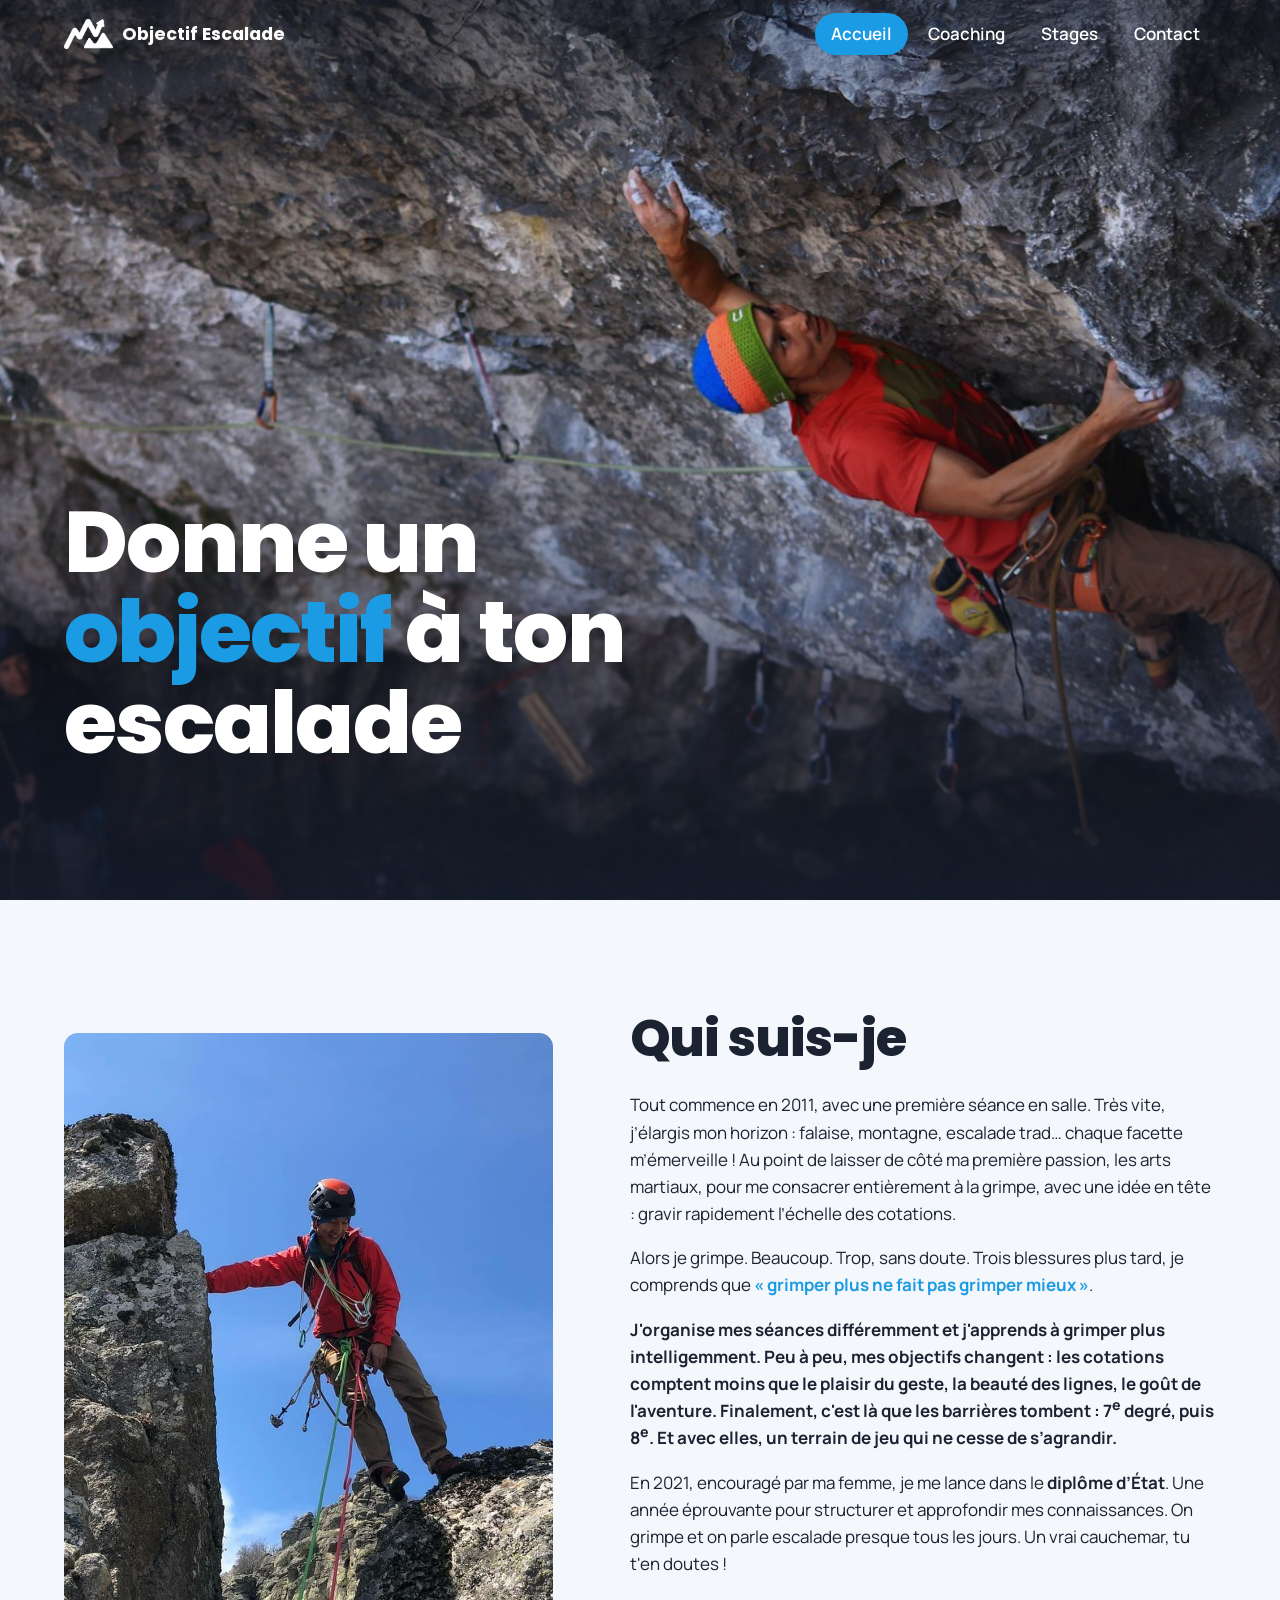
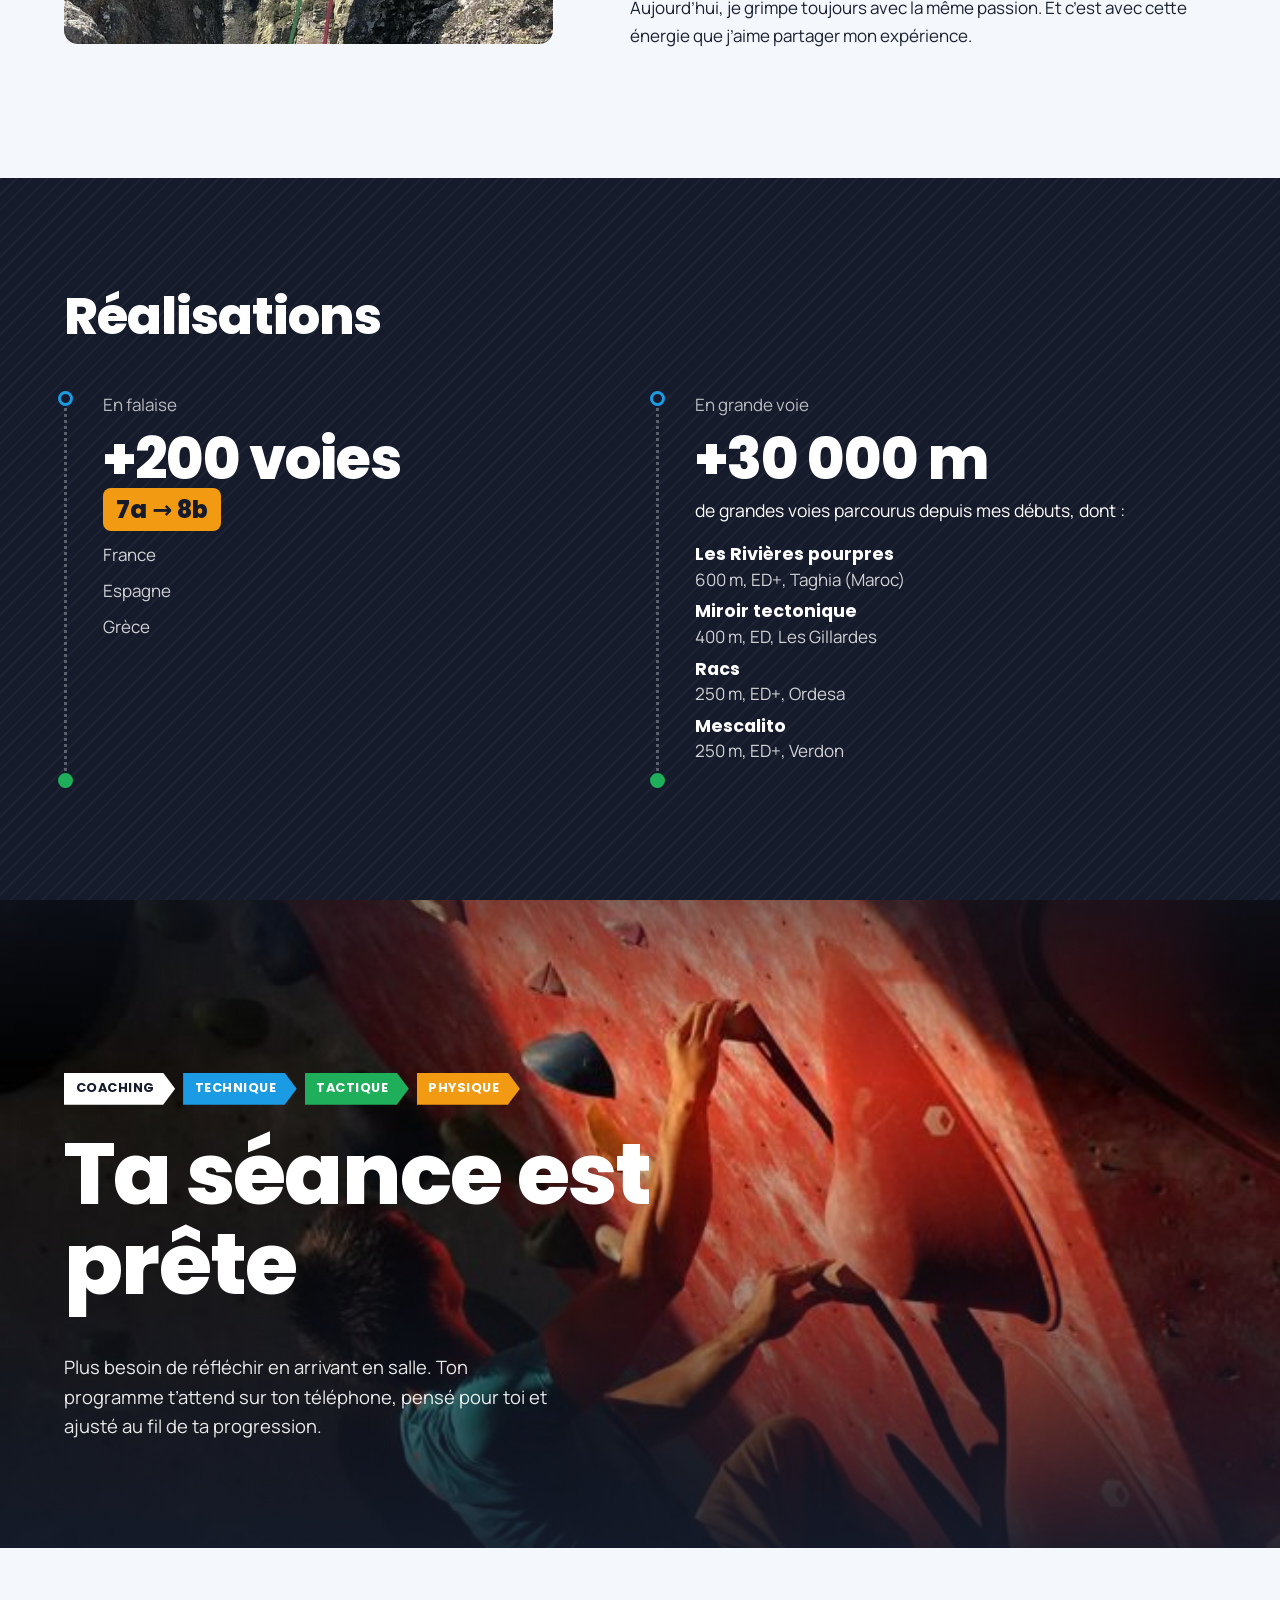
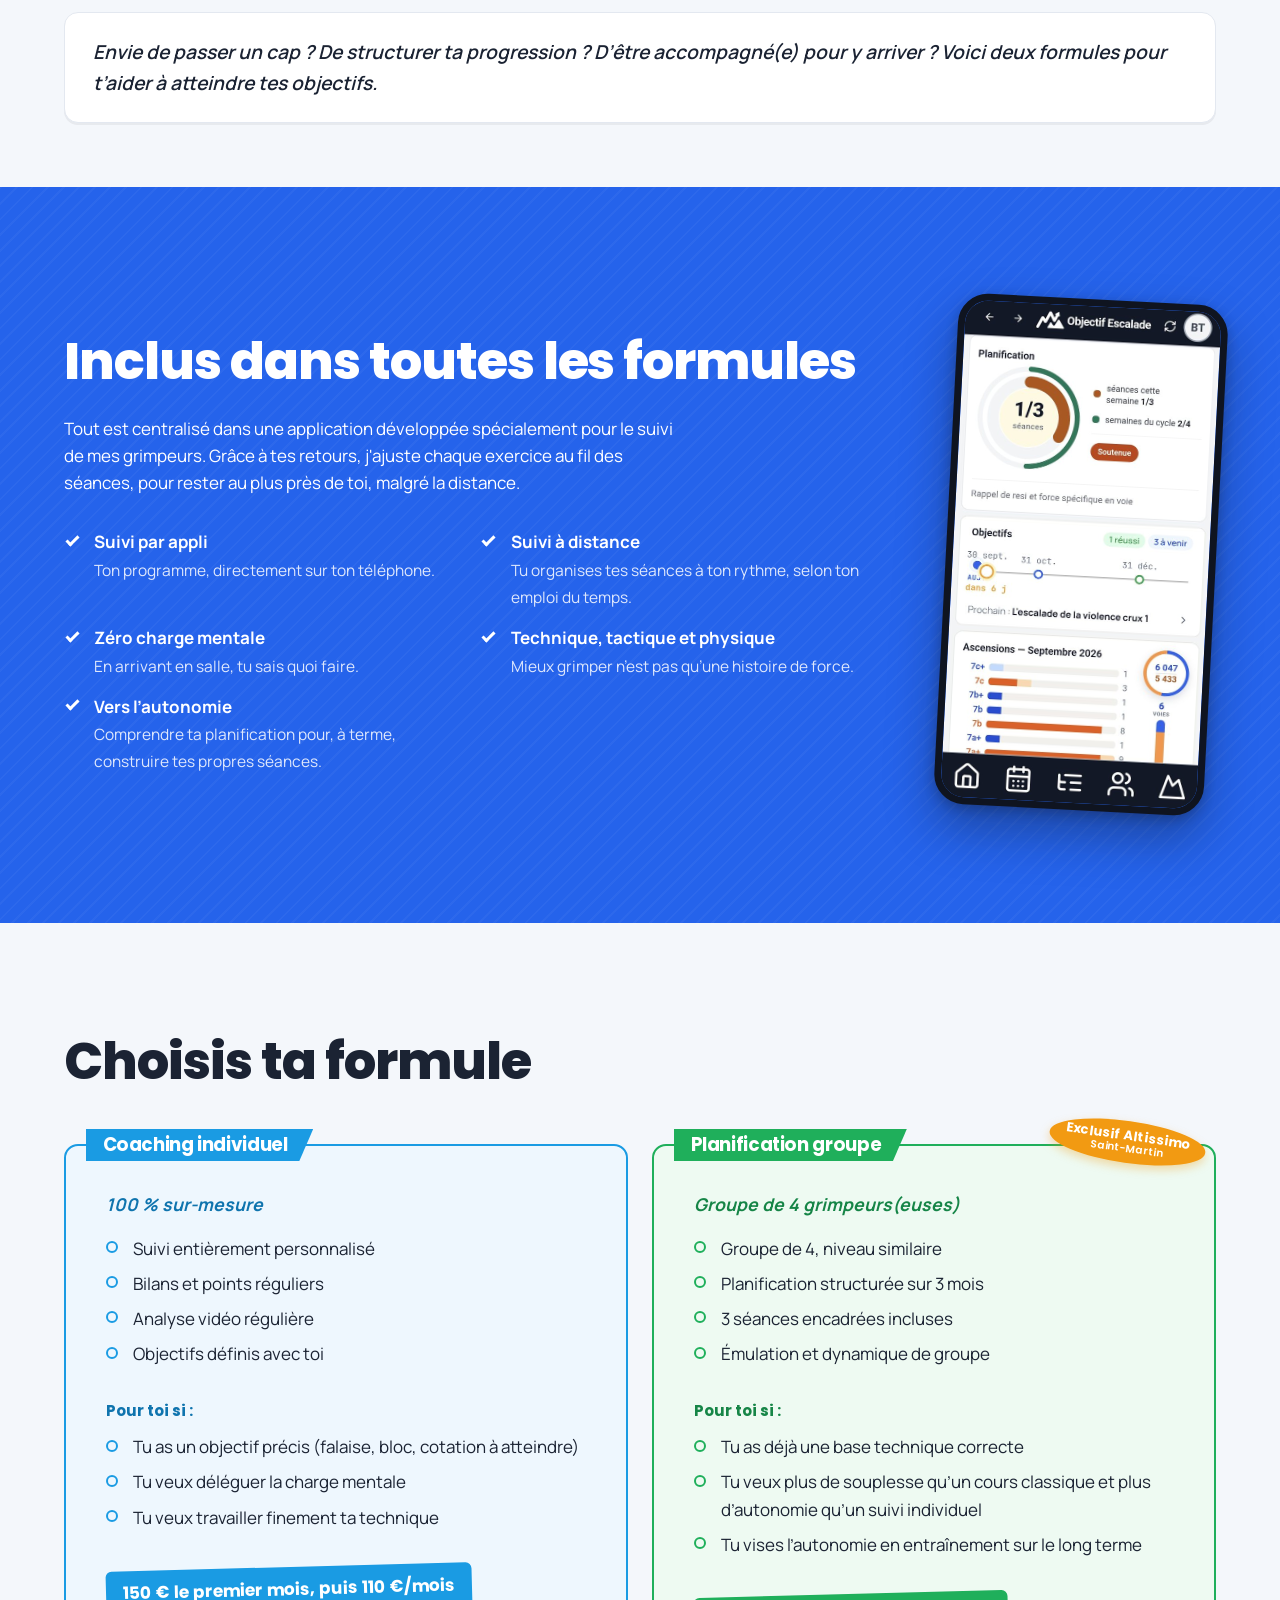
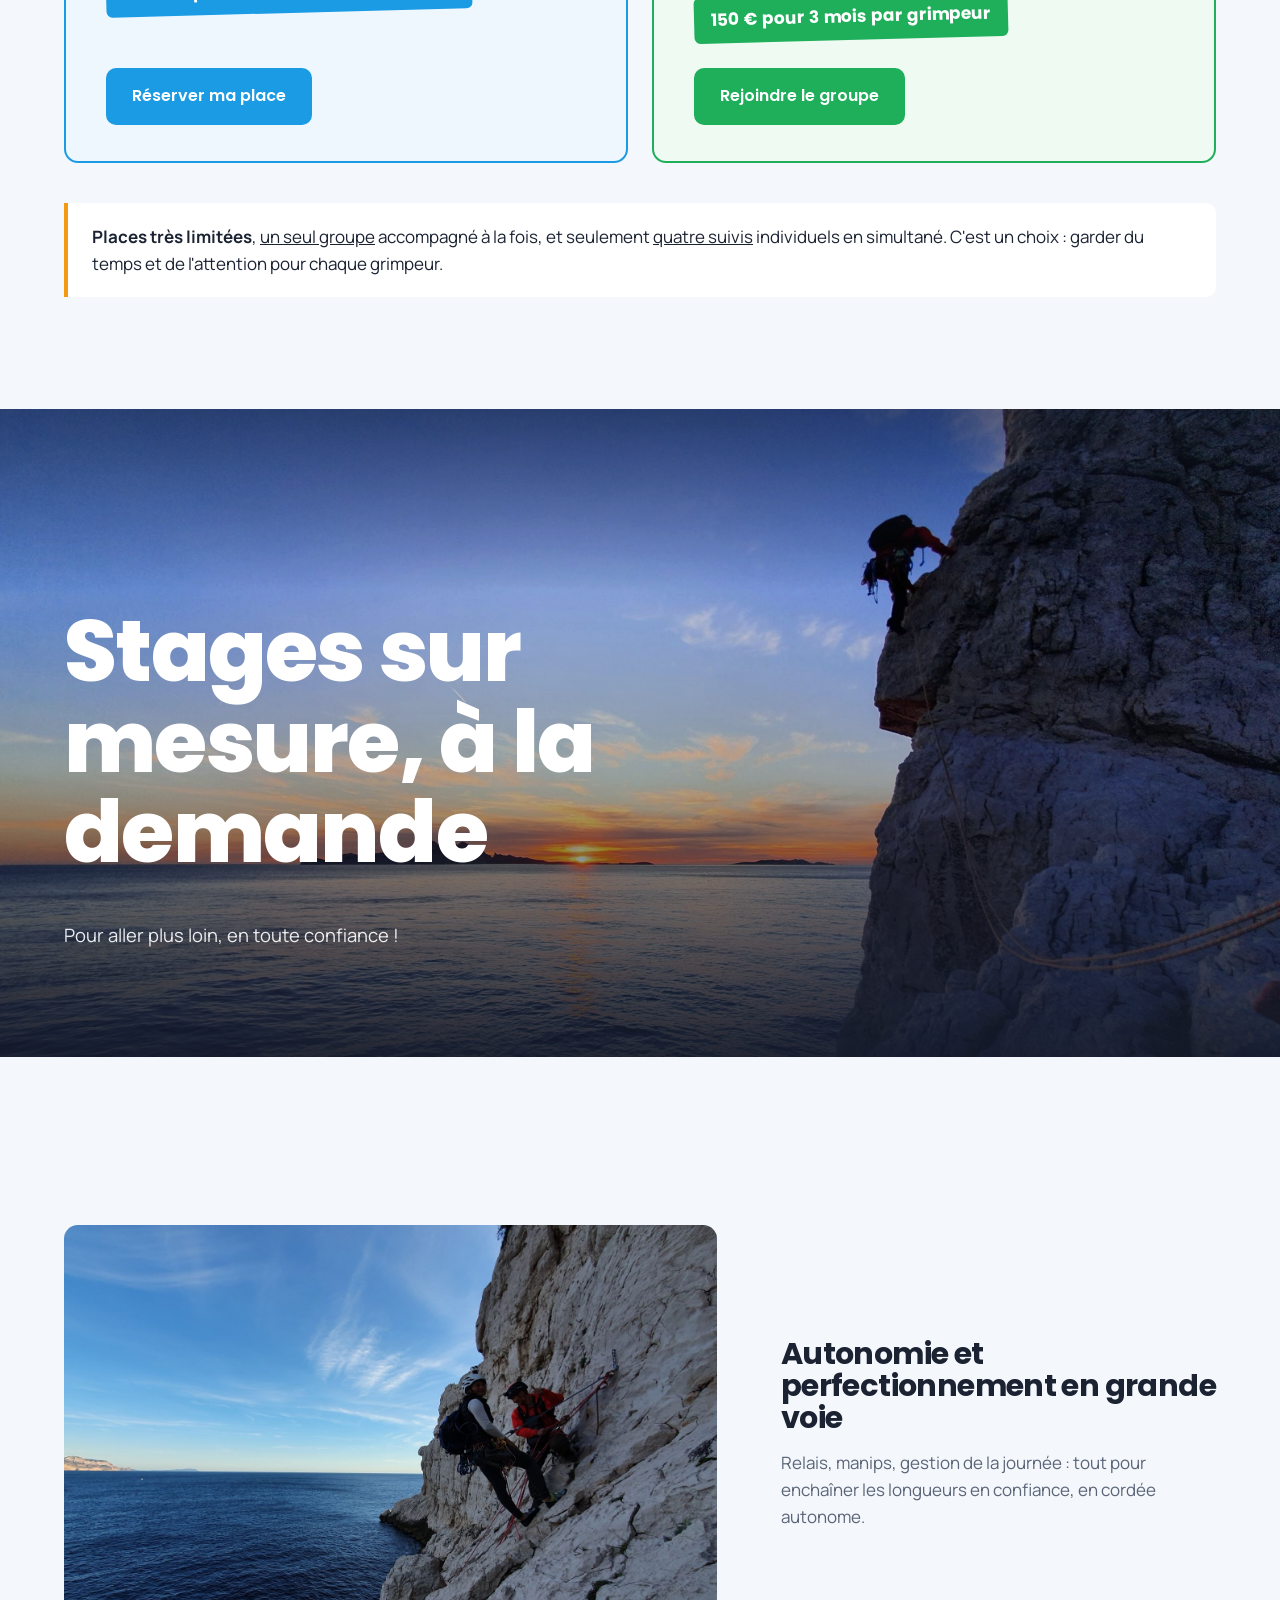
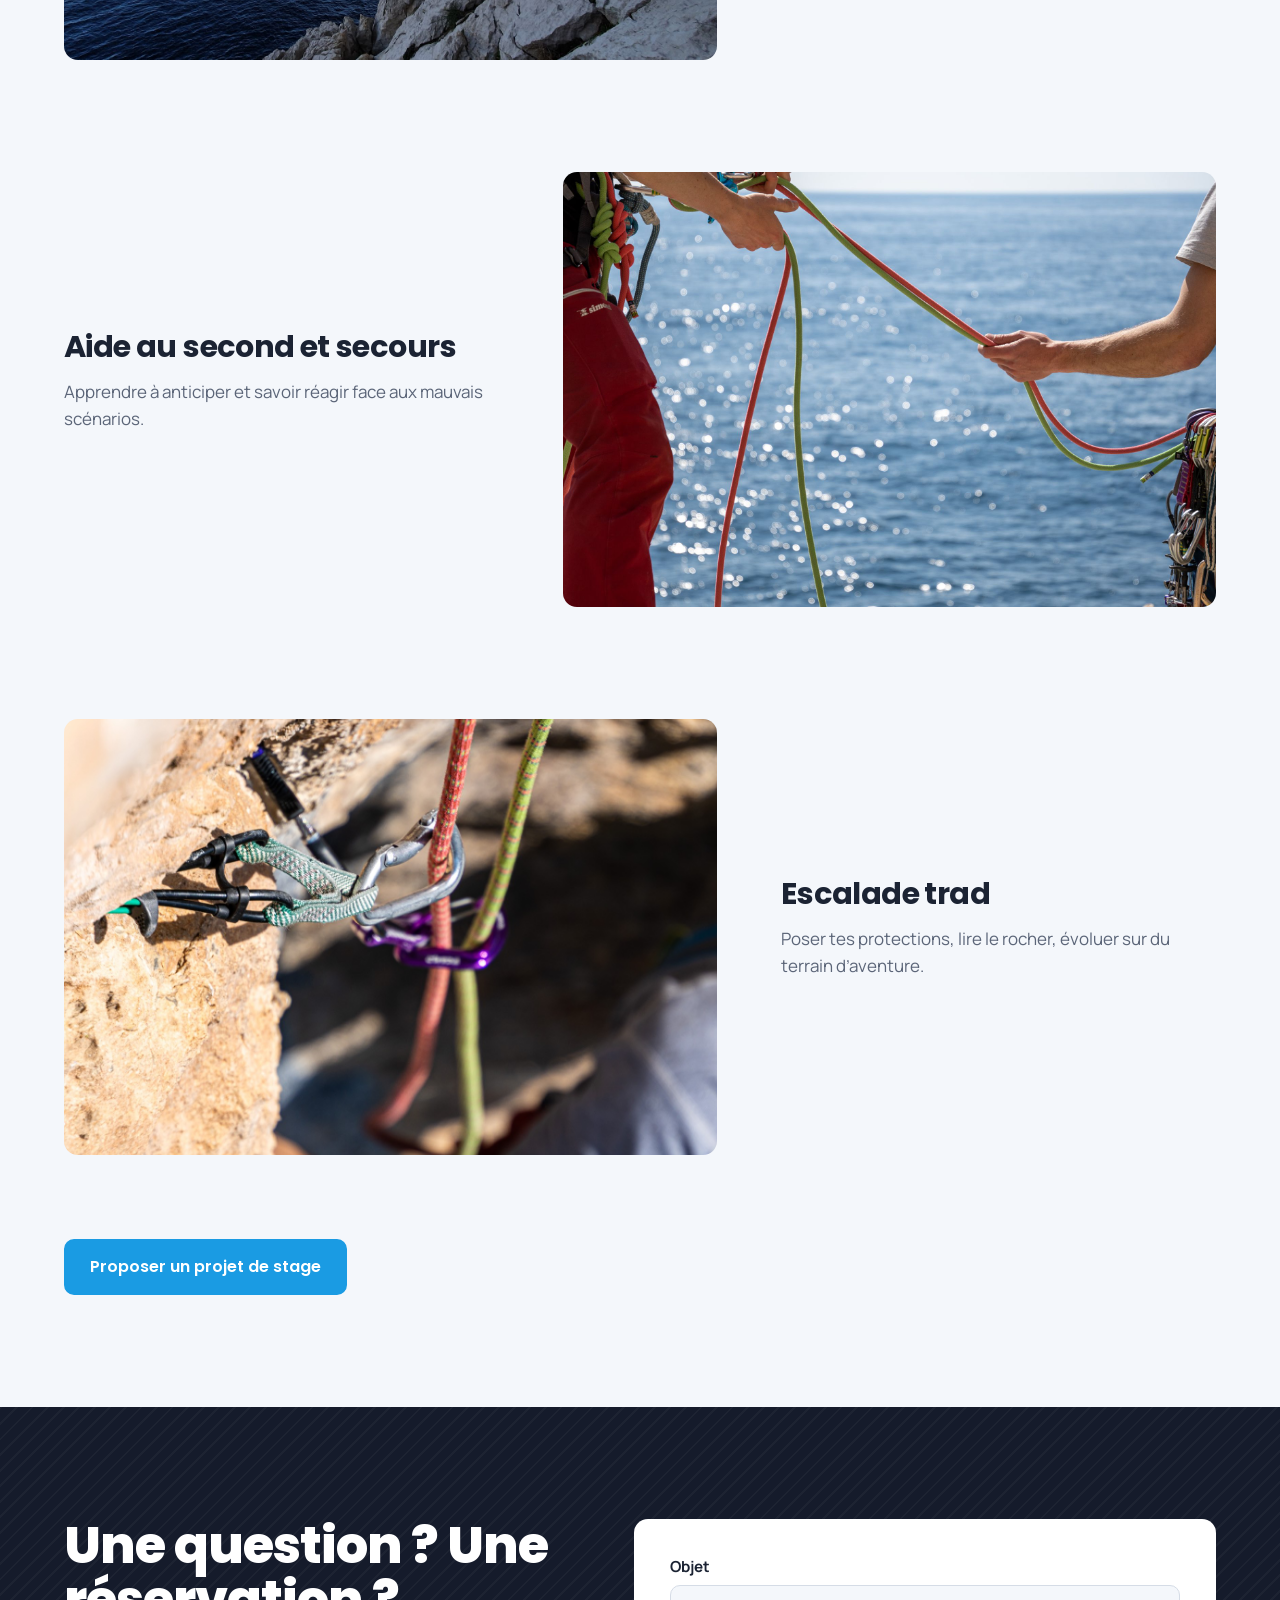
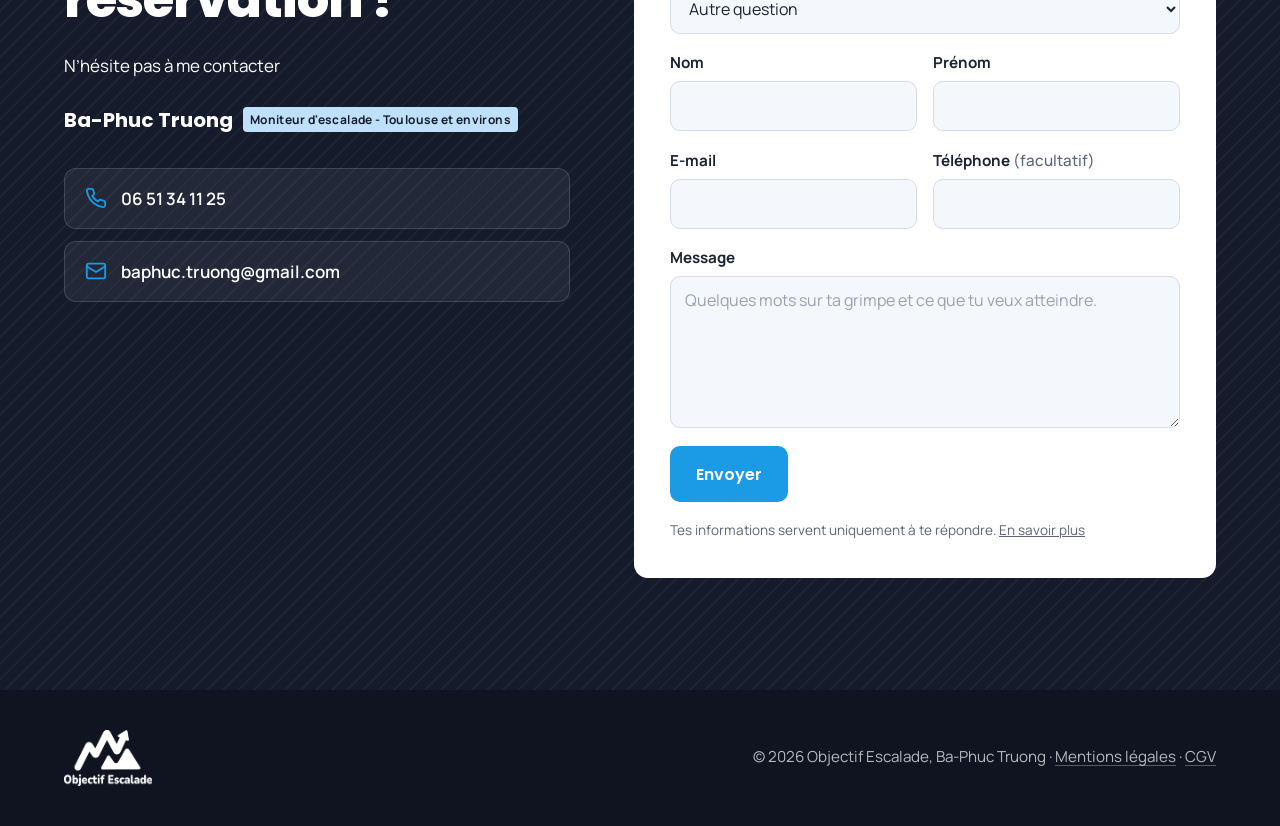
<file: index.html>
<!DOCTYPE html>
<html lang="fr">
<head>
  <meta charset="utf-8">
  <meta name="viewport" content="width=device-width, initial-scale=1, viewport-fit=cover">
  <title>Objectif Escalade | Donne un objectif à ton escalade</title>
  <meta name="description" content="Coaching escalade à distance, en individuel ou en petit groupe : technique, tactique et physique. Programme sur application mobile. Stages sur demande : grande voie, secours, trad.">
  <meta name="theme-color" content="#151B2B">
  <link rel="icon" type="image/png" href="assets/img/logo_noir.png">
  <link rel="preconnect" href="https://fonts.googleapis.com">
  <link rel="preconnect" href="https://fonts.gstatic.com" crossorigin>
  <link href="https://fonts.googleapis.com/css2?family=Manrope:wght@400;500;600;700&family=Poppins:ital,wght@0,600;0,700;0,800;1,700&display=swap" rel="stylesheet">
  <link rel="stylesheet" href="assets/css/style.css?v=20260924">
  <!-- Animations d'apparition : activées tôt pour éviter un flash, sauf si l'utilisateur limite les animations -->
  <script>if (!matchMedia('(prefers-reduced-motion: reduce)').matches) document.documentElement.classList.add('anim');</script>
</head>
<body>
  <header class="entete" data-transparent="oui">
    <div class="conteneur entete__barre">
      <a class="logo" href="#accueil" aria-label="Objectif Escalade, accueil">
        <img class="blanc" src="assets/img/logo_blanc.png" alt="" width="296" height="182">
        <img class="noir" src="assets/img/logo_noir.png" alt="" width="296" height="182">
        <span>Objectif Escalade</span>
      </a>
      <nav class="nav" id="menu" aria-label="Navigation principale">
        <ul>
          <li><a href="#accueil" aria-current="location">Accueil</a></li>
          <li><a href="#coaching">Coaching</a></li>
          <li><a href="#stages">Stages</a></li>
          <li><a href="#contact">Contact</a></li>
        </ul>
      </nav>
    </div>
  </header>

  <main>
    <!-- ================= ACCUEIL ================= -->
    <div class="page" id="accueil">
      <section class="heros">
        <img src="assets/img/falaise-devers.jpg" alt="Grimpeur dans un dévers calcaire en falaise" fetchpriority="high" style="--pos:50% 50%; --pos-mobile:75% 35%">
        <div class="conteneur heros__texte">
          <h1>Donne un <span class="bleu">objectif</span> à ton escalade</h1>
        </div>
      </section>

      <section class="section">
        <div class="conteneur presentation">
          <figure>
            <img src="assets/img/portrait-montagne.jpg" alt="Portrait en montagne, sourire, cordes au baudrier" loading="lazy" width="1080" height="1080">
          </figure>
          <div>
            <h2>Qui suis-je</h2>
            <p >Tout commence en 2011, avec une première séance en salle. Très vite, j’élargis mon horizon : falaise, montagne, escalade trad… chaque facette m’émerveille ! Au point de laisser de côté ma première passion, les arts martiaux, pour me consacrer entièrement à la grimpe, avec une idée en tête : gravir rapidement l’échelle des cotations.</p>
            <p>Alors je grimpe. Beaucoup. Trop, sans doute. Trois blessures plus tard, je comprends que <span class="bleu" style="font-weight: bold;">« grimper plus ne fait pas grimper mieux »</span>.</p>
            <p style="font-weight: bold;">J'organise mes séances différemment et j'apprends à grimper plus intelligemment. Peu à peu, mes objectifs changent : les cotations comptent moins que le plaisir du geste, la beauté des lignes, le goût de l'aventure. Finalement, c'est là que les barrières tombent : 7<sup>e</sup> degré, puis 8<sup>e</sup>. Et avec elles, un terrain de jeu qui ne cesse de s’agrandir.</p>
            <p>En 2021, encouragé par ma femme, je me lance dans le <span style="font-weight: bold;">diplôme d’État</span>. Une année éprouvante pour structurer et approfondir mes connaissances. On grimpe et on parle escalade presque tous les jours. Un vrai cauchemar, tu t'en doutes !</p>
            <p>Aujourd’hui, je grimpe toujours avec la même passion. Et c’est avec cette énergie que j’aime partager mon expérience.</p>
          </div>
        </div>
      </section>

      <section class="section raye">
        <div class="conteneur">
          <h2>Réalisations</h2>
          <div class="topo__grille">
            <article class="voie">
              <p class="voie__question">En falaise</p>
              <p class="voie__nom">+200 voies</p>
              <p class="voie__cotation">7a → 8b</p>
              <ul class="voie__liste">
                <li>France</li>
                <li>Espagne</li>
                <li>Grèce</li>
              </ul>
            </article>
            <article class="voie">
              <p class="voie__question">En grande voie</p>
              <p class="voie__nom">+30 000 m</p>
              <p class="voie__lieu">de grandes voies parcourus depuis mes débuts, dont :</p>
              <ul class="voie__liste">
                <li><b>Les Rivières pourpres</b> 600 m, ED+, Taghia (Maroc)</li>
                <li><b>Miroir tectonique</b> 400 m, ED, Les Gillardes</li>
                <li><b>Racs</b> 250 m, ED+, Ordesa</li>
                <li><b>Mescalito</b> 250 m, ED+, Verdon</li>
              </ul>
            </article>
          </div>
        </div>
      </section>
    </div>

    <!-- ================= COACHING ================= -->
    <div class="page" id="coaching">
      <section class="heros heros--court">
        <img src="assets/img/bloc-salle.jpg" alt="Grimpeur en salle de bloc, dans un rai de lumière" style="--pos:50% 35%" loading="lazy">
        <div class="conteneur heros__texte">
          <ul class="drapeaux" aria-label="Au programme">
            <li>COACHING</li><li>TECHNIQUE</li><li>TACTIQUE</li><li>PHYSIQUE</li>
          </ul>
          <h2>Ta séance est prête</h2>
          <p>Plus besoin de réfléchir en arrivant en salle. Ton programme t’attend sur ton téléphone, pensé pour toi et ajusté au fil de ta progression.</p>
        </div>
      </section>

      <section class="section" style="padding-block:clamp(2.5rem,6vw,4rem)">
        <div class="conteneur accroche-bulle">
          <p>Envie de passer un cap ? De structurer ta progression ? D’être accompagné(e) pour y arriver ? Voici deux formules pour t’aider à atteindre tes objectifs.</p>
        </div>
      </section>

      <section class="section socle">
        <div class="conteneur socle__grille">
          <div>
            <h2>Inclus dans toutes les formules</h2>
            <p>Tout est centralisé dans une application développée spécialement pour le suivi de mes grimpeurs. Grâce à tes retours, j'ajuste chaque exercice au fil des séances, pour rester au plus près de toi, malgré la distance.</p>
            <ul class="coches">
              <li><strong>Suivi par appli</strong><span>Ton programme, directement sur ton téléphone.</span></li>
              <li><strong>Suivi à distance</strong><span>Tu organises tes séances à ton rythme, selon ton emploi du temps.</span></li>
              <li><strong>Zéro charge mentale</strong><span>En arrivant en salle, tu sais quoi faire.</span></li>
              <li><strong>Technique, tactique et physique</strong><span>Mieux grimper n’est pas qu’une histoire de force.</span></li>
              <li><strong>Vers l’autonomie</strong><span>Comprendre ta planification pour, à terme, construire tes propres séances.</span></li>
            </ul>
          </div>
          <figure class="telephone">
            <img src="assets/img/appli-accueil.jpg" alt="Écran d’accueil de l’application Objectif Escalade : séances de la semaine, objectifs à venir et ascensions du mois" width="270" height="525" loading="lazy">
          </figure>
        </div>
      </section>

      <section class="section">
        <div class="conteneur">
          <h2>Choisis ta formule</h2>
          <div class="formules">
            <article class="formule formule--solo" id="individuel">
              <h3 class="onglet">Coaching individuel</h3>
              <p class="formule__accroche">100 % sur-mesure</p>
              <ul class="puces">
                <li>Suivi entièrement personnalisé</li>
                <li>Bilans et points réguliers</li>
                <li>Analyse vidéo régulière</li>
                <li>Objectifs définis avec toi</li>
              </ul>
              <h4>Pour toi si :</h4>
              <ul class="puces">
                <li>Tu as un objectif précis (falaise, bloc, cotation à atteindre)</li>
                <li>Tu veux déléguer la charge mentale</li>
                <li>Tu veux travailler finement ta technique</li>
              </ul>
              <p class="tarif">150 € le premier mois, puis 110 €/mois</p>
              <div class="actions"><a class="btn" href="#contact" data-objet="Coaching individuel">Réserver ma place</a></div>
            </article>

            <article class="formule formule--groupe" id="groupe">
              <h3 class="onglet">Planification groupe</h3>
              <p class="badge">Exclusif Altissimo<small>Saint-Martin</small></p>
              <p class="formule__accroche">Groupe de 4 grimpeurs(euses)</p>
              <ul class="puces">
                <li>Groupe de 4, niveau similaire</li>
                <li>Planification structurée sur 3 mois</li>
                <li>3 séances encadrées incluses</li>
                <li>Émulation et dynamique de groupe</li>
              </ul>
              <h4>Pour toi si :</h4>
              <ul class="puces">
                <li>Tu as déjà une base technique correcte</li>
                <li>Tu veux plus de souplesse qu’un cours classique et plus d’autonomie qu’un suivi individuel</li>
                <li>Tu vises l’autonomie en entraînement sur le long terme</li>
              </ul>
              <p class="tarif">150 € pour 3 mois par grimpeur</p>
              <div class="actions"><a class="btn btn--vert" href="#contact" data-objet="Planification groupe">Rejoindre le groupe</a></div>
            </article>
          </div>
          <div class="encart">
            <p><strong>Places très limitées</strong>, <u>un seul groupe</u> accompagné à la fois, et seulement <u>quatre suivis</u> individuels en simultané. C'est un choix : garder du temps et de l'attention pour chaque grimpeur.</p>
          </div>
        </div>
      </section>
    </div>

    <!-- ================= STAGES ================= -->
    <div class="page" id="stages">
      <section class="heros heros--court">
        <img src="assets/img/couchant-2.jpg" alt="Grimpeur en tête sur une falaise au-dessus de la mer, au coucher du soleil" style="--pos:69% 30%" loading="lazy">
        <div class="conteneur heros__texte">
          <h2>Stages sur mesure, à la demande</h2>
          <p> Pour aller plus loin, en toute confiance !</p>
        </div>
      </section>

      <section class="section">
        <div class="conteneur">
          <article class="stage">
            <figure><img src="assets/img/relais-calanques.jpg" alt="Deux grimpeurs au relais d’une grande voie au-dessus de la mer" loading="lazy" style="object-position:75% 50%"></figure>
            <div>
              <h3>Autonomie et perfectionnement en grande voie</h3>
              <p>Relais, manips, gestion de la journée : tout pour enchaîner les longueurs en confiance, en cordée autonome.</p>
            </div>
          </article>
          <article class="stage">
            <figure><img src="assets/img/cordes-mer.jpg" alt="Deux grimpeurs se passent les cordes au relais, la mer en fond" loading="lazy"></figure>
            <div>
              <h3>Aide au second et secours</h3>
              <p>Apprendre à anticiper et savoir réagir face aux mauvais scénarios.</p>
            </div>
          </article>
          <article class="stage">
            <figure><img src="assets/img/trad.jpg" alt="Grimpeur au sommet d’une aiguille rocheuse, matériel au baudrier" loading="lazy" style="object-position:55% 40%"></figure>
            <div>
              <h3>Escalade trad</h3>
              <p>Poser tes protections, lire le rocher, évoluer sur du terrain d’aventure.</p>
            </div>
          </article>
          <div class="actions"><a class="btn" href="#contact" data-objet="Stage sur demande">Proposer un projet de stage</a></div>
        </div>
      </section>
    </div>

    <!-- ================= CONTACT ================= -->
    <section class="section raye contact page" id="contact">
      <div class="conteneur contact__grille">
        <div>
          <h2>Une question ? Une réservation ?</h2>
          <p>N’hésite pas à me contacter</p>
          <div class="signature"><b>Ba-Phuc Truong</b><span class="etiquette">Moniteur d'escalade - Toulouse et environs</span></div>
          <ul class="coordonnees">
            <li><a href="tel:+33651341125"><svg viewBox="0 0 24 24" fill="none" stroke="currentColor" stroke-width="2" stroke-linecap="round" stroke-linejoin="round" aria-hidden="true"><path d="M22 16.9v3a2 2 0 0 1-2.2 2 19.8 19.8 0 0 1-8.6-3.1 19.5 19.5 0 0 1-6-6A19.8 19.8 0 0 1 2.1 4.2 2 2 0 0 1 4.1 2h3a2 2 0 0 1 2 1.7c.1.9.4 1.8.7 2.7a2 2 0 0 1-.5 2.1L8 9.8a16 16 0 0 0 6 6l1.3-1.3a2 2 0 0 1 2.1-.4c.9.3 1.8.6 2.7.7a2 2 0 0 1 1.7 2z"/></svg>06 51 34 11 25</a></li>
            <li><a href="mailto:baphuc.truong@gmail.com"><svg viewBox="0 0 24 24" fill="none" stroke="currentColor" stroke-width="2" stroke-linecap="round" stroke-linejoin="round" aria-hidden="true"><rect x="2" y="4" width="20" height="16" rx="2"/><path d="m22 7-10 6L2 7"/></svg>baphuc.truong@gmail.com</a></li>
          </ul>
        </div>

        <!-- Envoi via Web3Forms : remplacer la valeur de access_key par ta clé (voir README) -->
        <form class="formulaire" id="formulaire" action="https://api.web3forms.com/submit" method="POST">
          <input type="hidden" name="access_key" value="b527f1d6-35da-4fac-b355-ff3ab09a16aa">
          <input type="hidden" name="subject" value="Nouvelle demande depuis le site Objectif Escalade">
          <input type="hidden" name="from_name" value="Site Objectif Escalade">
          <input type="checkbox" name="botcheck" class="piege" tabindex="-1" autocomplete="off" aria-hidden="true">

          <div class="champ">
            <label for="f-objet">Objet</label>
            <select id="f-objet" name="Objet" required>
              <option value="Coaching individuel">Coaching individuel</option>
              <option value="Planification groupe">Planification groupe</option>
              <option value="Stage sur demande">Stage sur demande</option>
              <option value="Autre question" selected>Autre question</option>
            </select>
          </div>
          <div class="champ champ--demi">
            <label for="f-nom">Nom</label>
            <input id="f-nom" name="Nom" type="text" autocomplete="family-name" required>
          </div>
          <div class="champ champ--demi">
            <label for="f-prenom">Prénom</label>
            <input id="f-prenom" name="Prénom" type="text" autocomplete="given-name" required>
          </div>
          <div class="champ champ--demi">
            <label for="f-email">E-mail</label>
            <input id="f-email" name="email" type="email" autocomplete="email" required>
          </div>
          <div class="champ champ--demi">
            <label for="f-tel">Téléphone <span>(facultatif)</span></label>
            <input id="f-tel" name="Téléphone" type="tel" autocomplete="tel" inputmode="tel">
          </div>
          <div class="champ">
            <label for="f-message">Message</label>
            <textarea id="f-message" name="Message" rows="5" required placeholder="Quelques mots sur ta grimpe et ce que tu veux atteindre."></textarea>
          </div>
          <button class="btn" type="submit">Envoyer</button>
          <p class="formulaire__statut" role="status" aria-live="polite"></p>
          <p class="formulaire__mention">Tes informations servent uniquement à te répondre. <a href="mentions-legales.html#donnees">En savoir plus</a></p>
        </form>
      </div>
    </section>
  </main>

  <footer class="pied">
    <div class="conteneur">
      <img src="assets/img/logo_blanc_label.png" alt="Objectif Escalade" width="395" height="252" loading="lazy">
      <p>© <span data-annee></span> Objectif Escalade, Ba-Phuc Truong · <a href="mentions-legales.html">Mentions légales</a> · <a href="cgv.html">CGV</a></p>
    </div>
  </footer>
  <script src="assets/js/main.js?v=20260924"></script>
  <!-- Cloudflare Web Analytics (statistiques de visite, sans cookie) -->
  <script type="module" src="https://static.cloudflareinsights.com/beacon.min.js" data-cf-beacon='{"token": "87db9583abf14a68b3e203447422dbeb"}'></script>
</body>
</html>
</file>
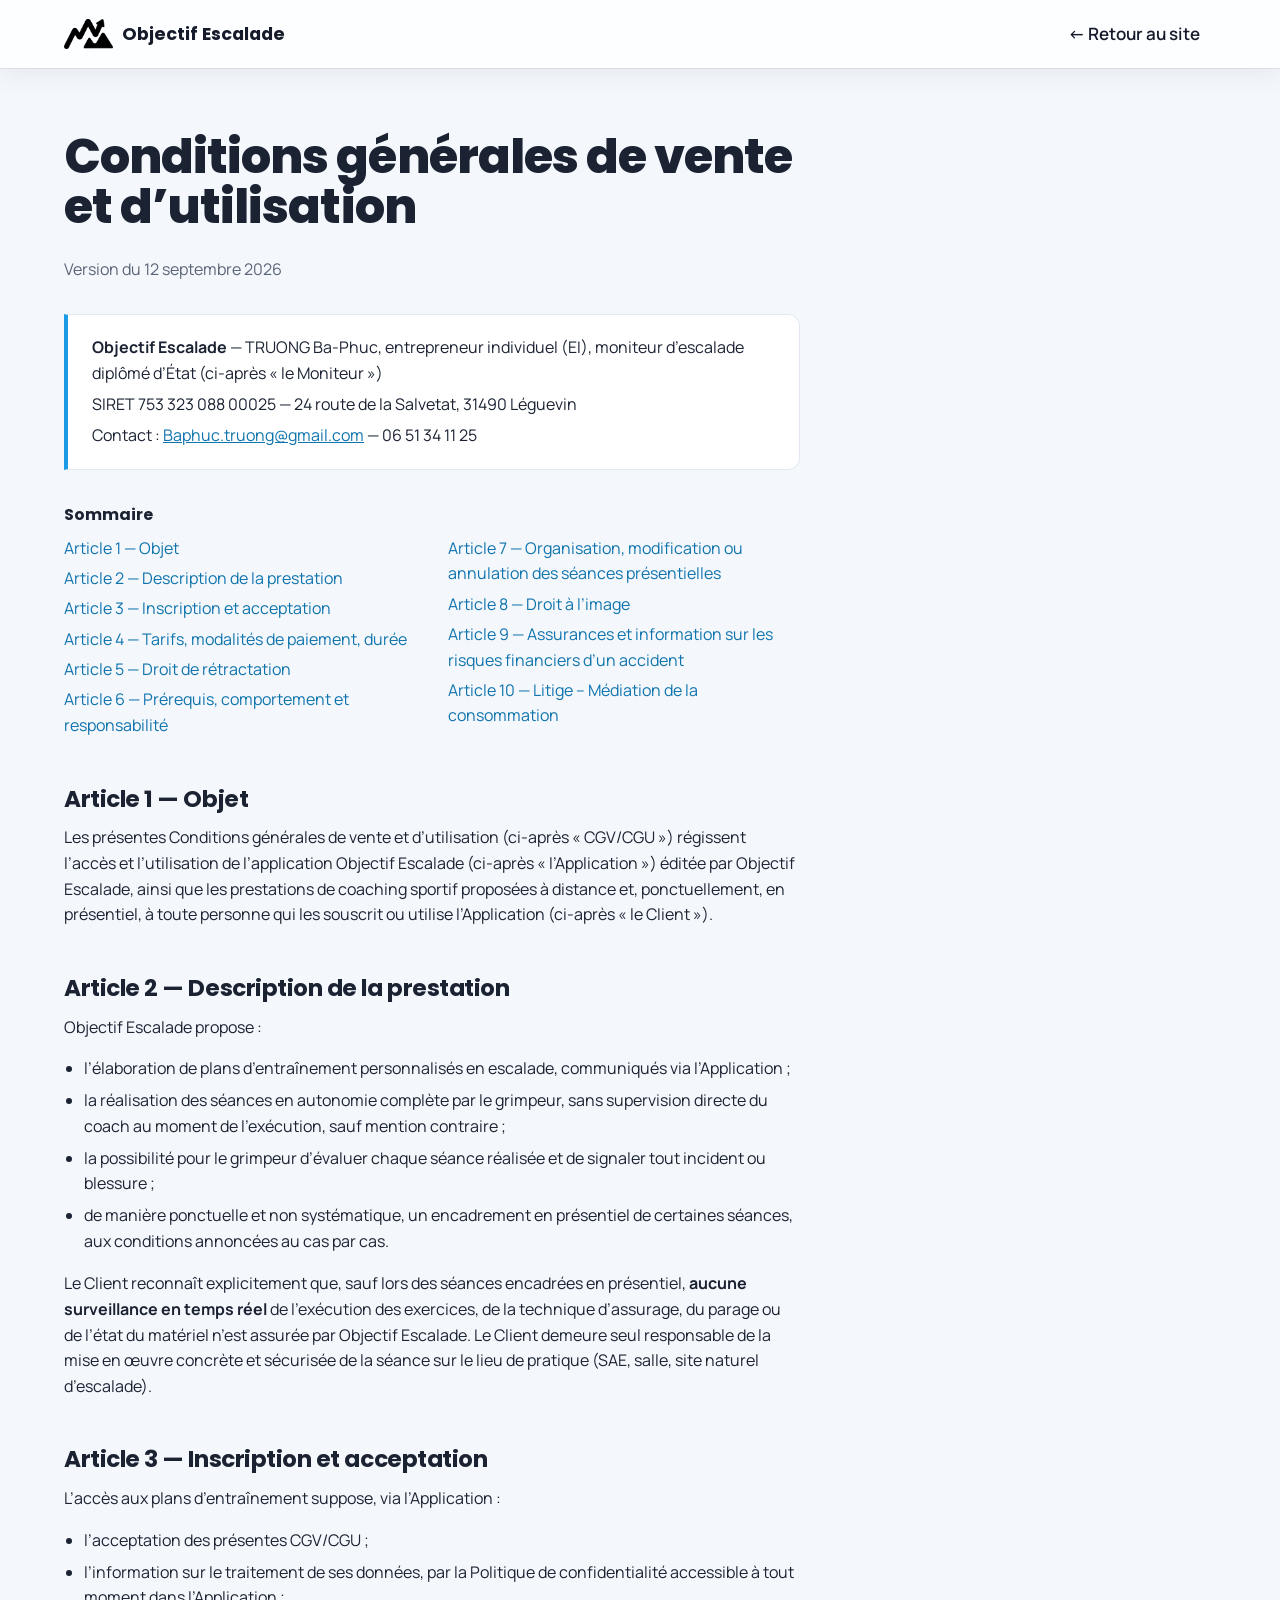
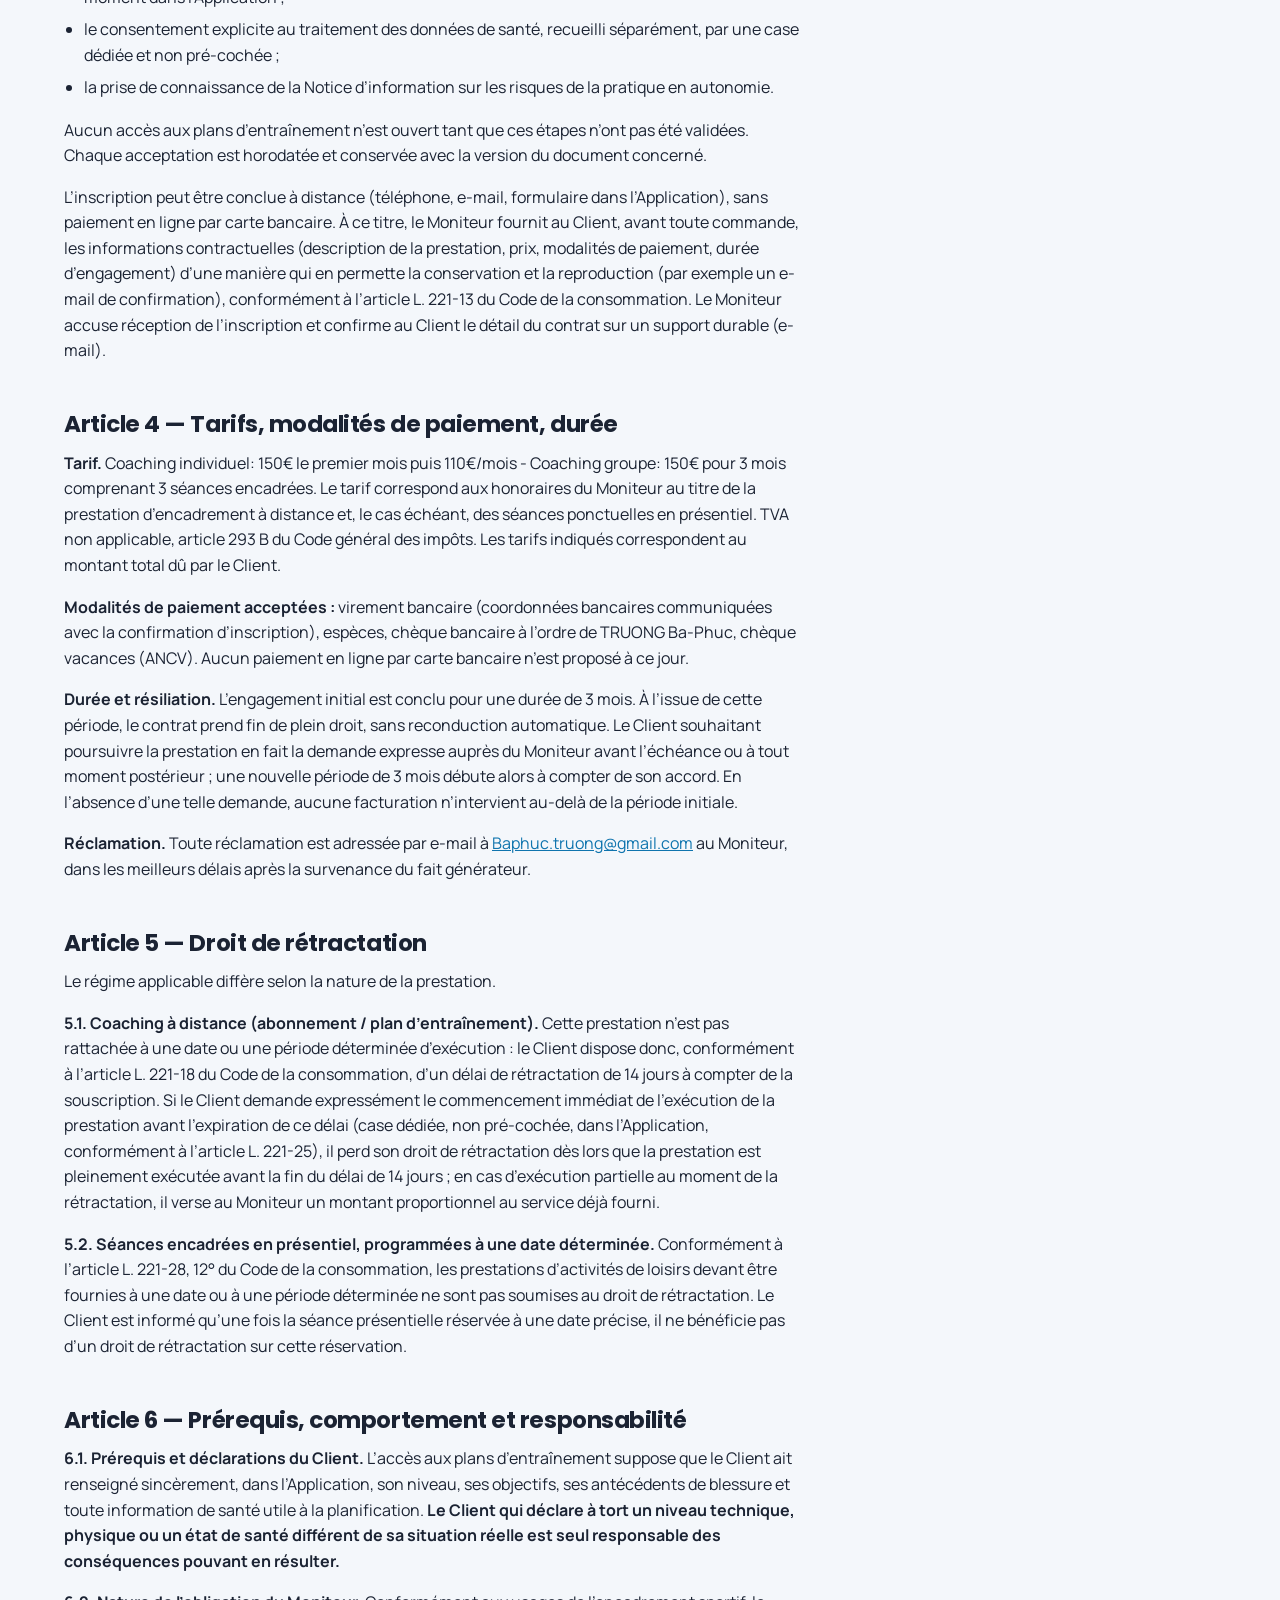
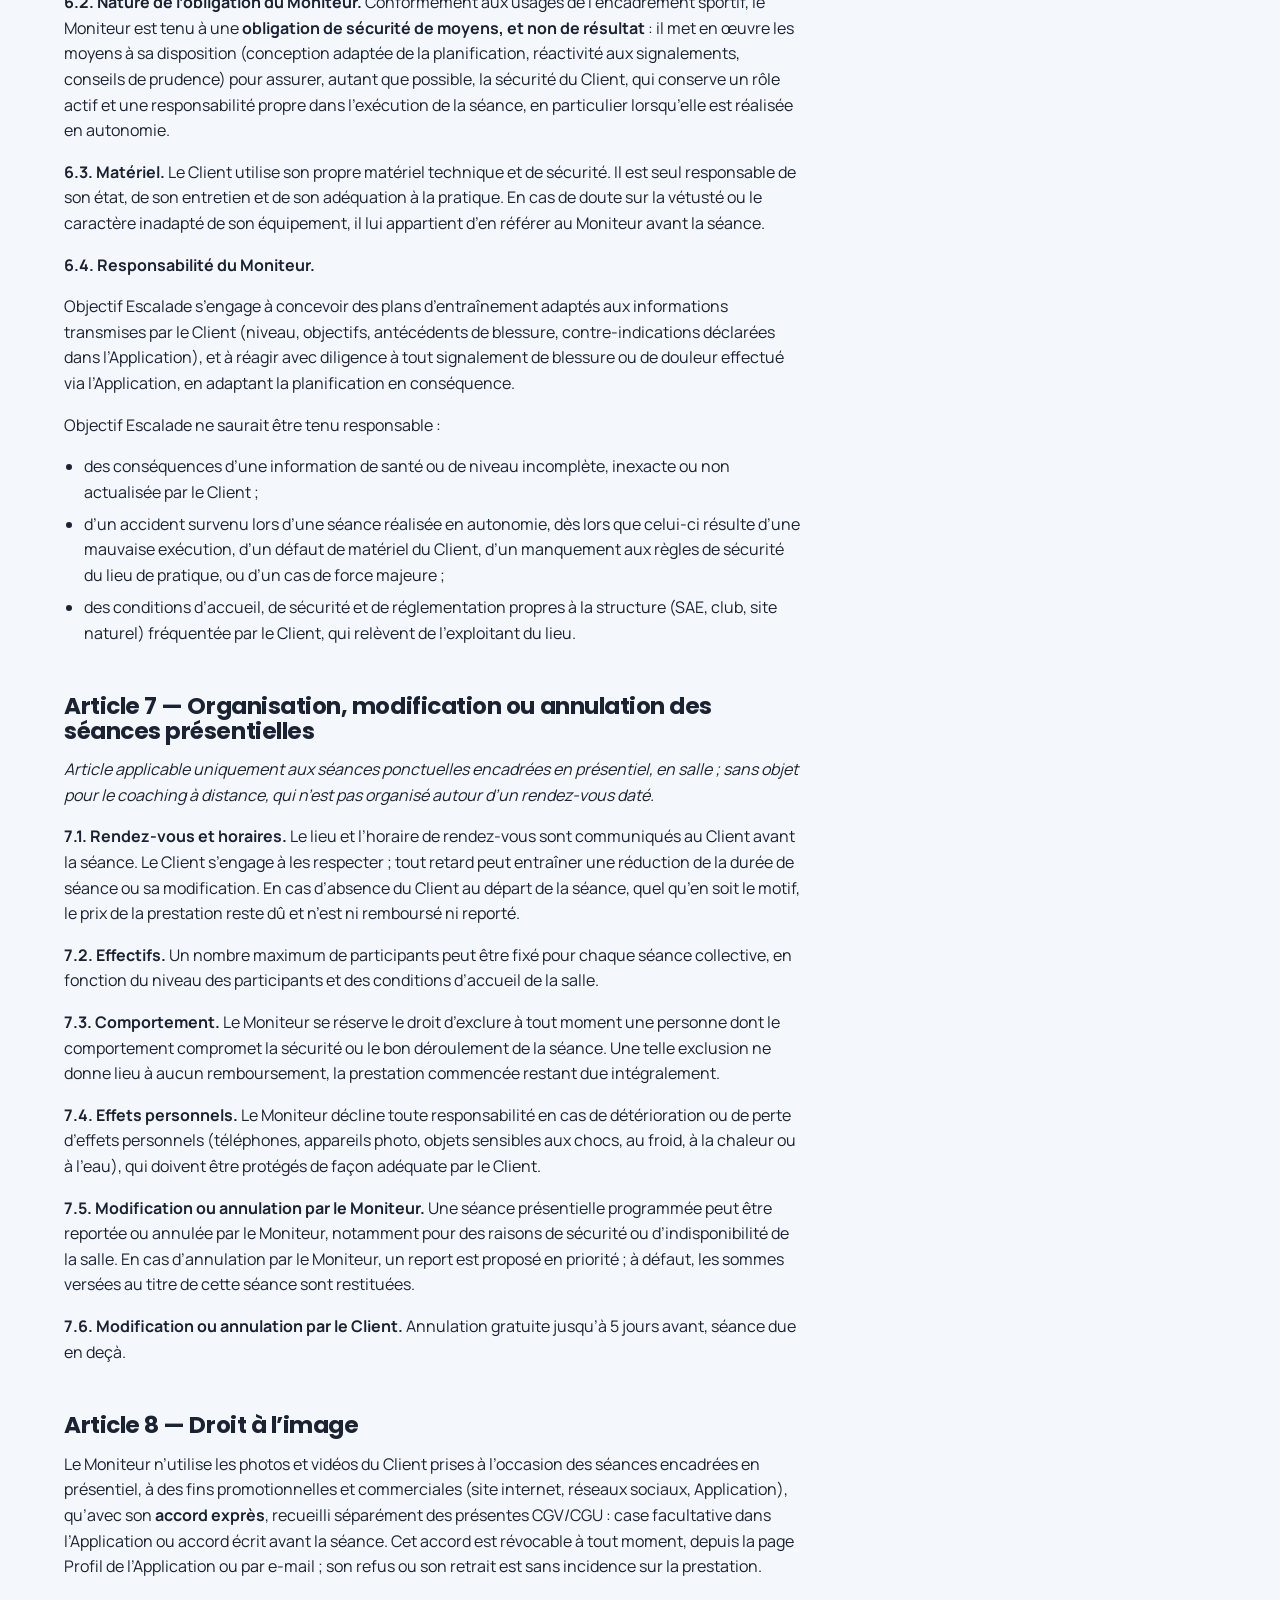
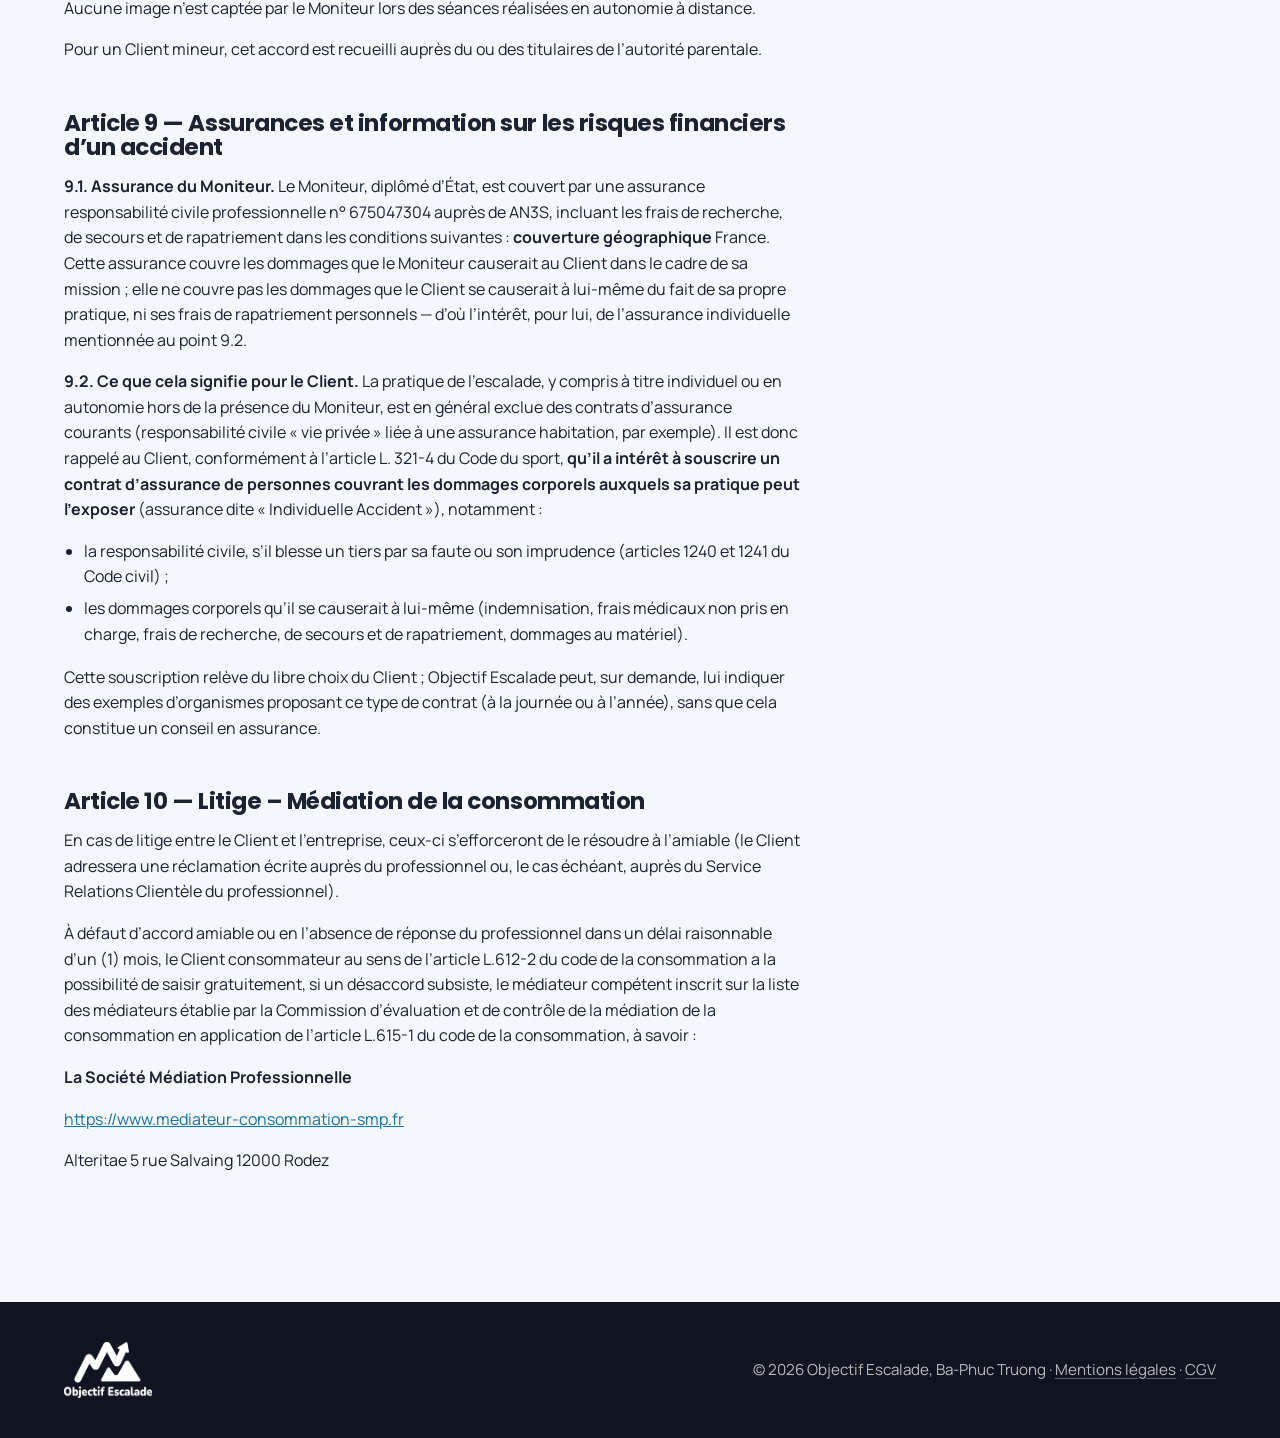
<file: cgv.html>
<!DOCTYPE html>
<html lang="fr">
<head>
  <meta charset="utf-8">
  <meta name="viewport" content="width=device-width, initial-scale=1, viewport-fit=cover">
  <title>Conditions générales de vente | Objectif Escalade</title>
  <meta name="description" content="Conditions générales de vente et d’utilisation d’Objectif Escalade : coaching escalade à distance, séances encadrées et application.">
  <meta name="theme-color" content="#151B2B">
  <link rel="icon" type="image/png" href="assets/img/logo_noir.png">
  <link rel="preconnect" href="https://fonts.googleapis.com">
  <link rel="preconnect" href="https://fonts.gstatic.com" crossorigin>
  <link href="https://fonts.googleapis.com/css2?family=Manrope:wght@400;500;600;700&family=Poppins:ital,wght@0,600;0,700;0,800;1,700&display=swap" rel="stylesheet">
  <link rel="stylesheet" href="assets/css/style.css?v=20260924">
</head>
<body>
  <!-- Reprise des CGV de l'application (cgv.js + legal.js), version 2026-09-12.
       Si les CGV changent dans l'appli, mettre cette page à jour avec la même version. -->
  <header class="entete plein">
    <div class="conteneur entete__barre">
      <a class="logo" href="index.html" aria-label="Objectif Escalade, retour à l’accueil">
        <img class="blanc" src="assets/img/logo_blanc.png" alt="" width="296" height="182">
        <img class="noir" src="assets/img/logo_noir.png" alt="" width="296" height="182">
        <span>Objectif Escalade</span>
      </a>
      <nav class="nav" aria-label="Navigation principale">
        <ul><li><a href="index.html">← Retour au site</a></li></ul>
      </nav>
    </div>
  </header>

  <main class="section legal">
    <div class="conteneur">
      <article>
        <h1>Conditions générales de vente et d’utilisation</h1>
        <p class="legal__version">Version du 12 septembre 2026</p>
        <div class="legal__intro">
          <p><strong>Objectif Escalade</strong> — TRUONG Ba-Phuc, entrepreneur individuel (EI), moniteur d’escalade diplômé d’État (ci-après « le Moniteur »)</p>
          <p>SIRET 753 323 088 00025 — 24 route de la Salvetat, 31490 Léguevin</p>
          <p>Contact : <a href="mailto:Baphuc.truong@gmail.com">Baphuc.truong@gmail.com</a> — 06 51 34 11 25</p>
        </div>

        <nav class="legal__sommaire" aria-label="Sommaire">
          <p>Sommaire</p>
          <ol>
            <li><a href="#article-1">Article 1 — Objet</a></li>
            <li><a href="#article-2">Article 2 — Description de la prestation</a></li>
            <li><a href="#article-3">Article 3 — Inscription et acceptation</a></li>
            <li><a href="#article-4">Article 4 — Tarifs, modalités de paiement, durée</a></li>
            <li><a href="#article-5">Article 5 — Droit de rétractation</a></li>
            <li><a href="#article-6">Article 6 — Prérequis, comportement et responsabilité</a></li>
            <li><a href="#article-7">Article 7 — Organisation, modification ou annulation des séances présentielles</a></li>
            <li><a href="#article-8">Article 8 — Droit à l’image</a></li>
            <li><a href="#article-9">Article 9 — Assurances et information sur les risques financiers d’un accident</a></li>
            <li><a href="#article-10">Article 10 — Litige – Médiation de la consommation</a></li>
          </ol>
        </nav>

        <section id="article-1">
          <h2>Article 1 — Objet</h2>
          <p>Les présentes Conditions générales de vente et d’utilisation (ci-après « CGV/CGU ») régissent l’accès et l’utilisation de l’application Objectif Escalade (ci-après « l’Application ») éditée par Objectif Escalade, ainsi que les prestations de coaching sportif proposées à distance et, ponctuellement, en présentiel, à toute personne qui les souscrit ou utilise l’Application (ci-après « le Client »).</p>
        </section>

        <section id="article-2">
          <h2>Article 2 — Description de la prestation</h2>
          <p>Objectif Escalade propose :</p>
          <ul>
            <li>l’élaboration de plans d’entraînement personnalisés en escalade, communiqués via l’Application ;</li>
            <li>la réalisation des séances en autonomie complète par le grimpeur, sans supervision directe du coach au moment de l’exécution, sauf mention contraire ;</li>
            <li>la possibilité pour le grimpeur d’évaluer chaque séance réalisée et de signaler tout incident ou blessure ;</li>
            <li>de manière ponctuelle et non systématique, un encadrement en présentiel de certaines séances, aux conditions annoncées au cas par cas.</li>
          </ul>
          <p>Le Client reconnaît explicitement que, sauf lors des séances encadrées en présentiel, <strong>aucune surveillance en temps réel</strong> de l’exécution des exercices, de la technique d’assurage, du parage ou de l’état du matériel n’est assurée par Objectif Escalade. Le Client demeure seul responsable de la mise en œuvre concrète et sécurisée de la séance sur le lieu de pratique (SAE, salle, site naturel d’escalade).</p>
        </section>

        <section id="article-3">
          <h2>Article 3 — Inscription et acceptation</h2>
          <p>L’accès aux plans d’entraînement suppose, via l’Application :</p>
          <ul>
            <li>l’acceptation des présentes CGV/CGU ;</li>
            <li>l’information sur le traitement de ses données, par la Politique de confidentialité accessible à tout moment dans l’Application ;</li>
            <li>le consentement explicite au traitement des données de santé, recueilli séparément, par une case dédiée et non pré-cochée ;</li>
            <li>la prise de connaissance de la Notice d’information sur les risques de la pratique en autonomie.</li>
          </ul>
          <p>Aucun accès aux plans d’entraînement n’est ouvert tant que ces étapes n’ont pas été validées. Chaque acceptation est horodatée et conservée avec la version du document concerné.</p>
          <p>L’inscription peut être conclue à distance (téléphone, e-mail, formulaire dans l’Application), sans paiement en ligne par carte bancaire. À ce titre, le Moniteur fournit au Client, avant toute commande, les informations contractuelles (description de la prestation, prix, modalités de paiement, durée d’engagement) d’une manière qui en permette la conservation et la reproduction (par exemple un e-mail de confirmation), conformément à l’article L. 221-13 du Code de la consommation. Le Moniteur accuse réception de l’inscription et confirme au Client le détail du contrat sur un support durable (e-mail).</p>
        </section>

        <section id="article-4">
          <h2>Article 4 — Tarifs, modalités de paiement, durée</h2>
          <p><strong>Tarif.</strong> Coaching individuel: 150€ le premier mois puis 110€/mois - Coaching groupe: 150€ pour 3 mois comprenant 3 séances encadrées. Le tarif correspond aux honoraires du Moniteur au titre de la prestation d’encadrement à distance et, le cas échéant, des séances ponctuelles en présentiel. TVA non applicable, article 293 B du Code général des impôts. Les tarifs indiqués correspondent au montant total dû par le Client.</p>
          <p><strong>Modalités de paiement acceptées :</strong> virement bancaire (coordonnées bancaires communiquées avec la confirmation d’inscription), espèces, chèque bancaire à l’ordre de TRUONG Ba-Phuc, chèque vacances (ANCV). Aucun paiement en ligne par carte bancaire n’est proposé à ce jour.</p>
          <p><strong>Durée et résiliation.</strong> L’engagement initial est conclu pour une durée de 3 mois. À l’issue de cette période, le contrat prend fin de plein droit, sans reconduction automatique. Le Client souhaitant poursuivre la prestation en fait la demande expresse auprès du Moniteur avant l’échéance ou à tout moment postérieur ; une nouvelle période de 3 mois débute alors à compter de son accord. En l’absence d’une telle demande, aucune facturation n’intervient au-delà de la période initiale.</p>
          <p><strong>Réclamation.</strong> Toute réclamation est adressée par e-mail à <a href="mailto:Baphuc.truong@gmail.com">Baphuc.truong@gmail.com</a> au Moniteur, dans les meilleurs délais après la survenance du fait générateur.</p>
        </section>

        <section id="article-5">
          <h2>Article 5 — Droit de rétractation</h2>
          <p>Le régime applicable diffère selon la nature de la prestation.</p>
          <p><strong>5.1. Coaching à distance (abonnement / plan d’entraînement).</strong> Cette prestation n’est pas rattachée à une date ou une période déterminée d’exécution : le Client dispose donc, conformément à l’article L. 221-18 du Code de la consommation, d’un délai de rétractation de 14 jours à compter de la souscription. Si le Client demande expressément le commencement immédiat de l’exécution de la prestation avant l’expiration de ce délai (case dédiée, non pré-cochée, dans l’Application, conformément à l’article L. 221-25), il perd son droit de rétractation dès lors que la prestation est pleinement exécutée avant la fin du délai de 14 jours ; en cas d’exécution partielle au moment de la rétractation, il verse au Moniteur un montant proportionnel au service déjà fourni.</p>
          <p><strong>5.2. Séances encadrées en présentiel, programmées à une date déterminée.</strong> Conformément à l’article L. 221-28, 12° du Code de la consommation, les prestations d’activités de loisirs devant être fournies à une date ou à une période déterminée ne sont pas soumises au droit de rétractation. Le Client est informé qu’une fois la séance présentielle réservée à une date précise, il ne bénéficie pas d’un droit de rétractation sur cette réservation.</p>
        </section>

        <section id="article-6">
          <h2>Article 6 — Prérequis, comportement et responsabilité</h2>
          <p><strong>6.1. Prérequis et déclarations du Client.</strong> L’accès aux plans d’entraînement suppose que le Client ait renseigné sincèrement, dans l’Application, son niveau, ses objectifs, ses antécédents de blessure et toute information de santé utile à la planification. <strong>Le Client qui déclare à tort un niveau technique, physique ou un état de santé différent de sa situation réelle est seul responsable des conséquences pouvant en résulter.</strong></p>
          <p><strong>6.2. Nature de l’obligation du Moniteur.</strong> Conformément aux usages de l’encadrement sportif, le Moniteur est tenu à une <strong>obligation de sécurité de moyens, et non de résultat</strong> : il met en œuvre les moyens à sa disposition (conception adaptée de la planification, réactivité aux signalements, conseils de prudence) pour assurer, autant que possible, la sécurité du Client, qui conserve un rôle actif et une responsabilité propre dans l’exécution de la séance, en particulier lorsqu’elle est réalisée en autonomie.</p>
          <p><strong>6.3. Matériel.</strong> Le Client utilise son propre matériel technique et de sécurité. Il est seul responsable de son état, de son entretien et de son adéquation à la pratique. En cas de doute sur la vétusté ou le caractère inadapté de son équipement, il lui appartient d’en référer au Moniteur avant la séance.</p>
          <p><strong>6.4. Responsabilité du Moniteur.</strong></p>
          <p>Objectif Escalade s’engage à concevoir des plans d’entraînement adaptés aux informations transmises par le Client (niveau, objectifs, antécédents de blessure, contre-indications déclarées dans l’Application), et à réagir avec diligence à tout signalement de blessure ou de douleur effectué via l’Application, en adaptant la planification en conséquence.</p>
          <p>Objectif Escalade ne saurait être tenu responsable :</p>
          <ul>
            <li>des conséquences d’une information de santé ou de niveau incomplète, inexacte ou non actualisée par le Client ;</li>
            <li>d’un accident survenu lors d’une séance réalisée en autonomie, dès lors que celui-ci résulte d’une mauvaise exécution, d’un défaut de matériel du Client, d’un manquement aux règles de sécurité du lieu de pratique, ou d’un cas de force majeure ;</li>
            <li>des conditions d’accueil, de sécurité et de réglementation propres à la structure (SAE, club, site naturel) fréquentée par le Client, qui relèvent de l’exploitant du lieu.</li>
          </ul>
        </section>

        <section id="article-7">
          <h2>Article 7 — Organisation, modification ou annulation des séances présentielles</h2>
          <p><em>Article applicable uniquement aux séances ponctuelles encadrées en présentiel, en salle ; sans objet pour le coaching à distance, qui n’est pas organisé autour d’un rendez-vous daté.</em></p>
          <p><strong>7.1. Rendez-vous et horaires.</strong> Le lieu et l’horaire de rendez-vous sont communiqués au Client avant la séance. Le Client s’engage à les respecter ; tout retard peut entraîner une réduction de la durée de séance ou sa modification. En cas d’absence du Client au départ de la séance, quel qu’en soit le motif, le prix de la prestation reste dû et n’est ni remboursé ni reporté.</p>
          <p><strong>7.2. Effectifs.</strong> Un nombre maximum de participants peut être fixé pour chaque séance collective, en fonction du niveau des participants et des conditions d’accueil de la salle.</p>
          <p><strong>7.3. Comportement.</strong> Le Moniteur se réserve le droit d’exclure à tout moment une personne dont le comportement compromet la sécurité ou le bon déroulement de la séance. Une telle exclusion ne donne lieu à aucun remboursement, la prestation commencée restant due intégralement.</p>
          <p><strong>7.4. Effets personnels.</strong> Le Moniteur décline toute responsabilité en cas de détérioration ou de perte d’effets personnels (téléphones, appareils photo, objets sensibles aux chocs, au froid, à la chaleur ou à l’eau), qui doivent être protégés de façon adéquate par le Client.</p>
          <p><strong>7.5. Modification ou annulation par le Moniteur.</strong> Une séance présentielle programmée peut être reportée ou annulée par le Moniteur, notamment pour des raisons de sécurité ou d’indisponibilité de la salle. En cas d’annulation par le Moniteur, un report est proposé en priorité ; à défaut, les sommes versées au titre de cette séance sont restituées.</p>
          <p><strong>7.6. Modification ou annulation par le Client.</strong> Annulation gratuite jusqu’à 5 jours avant, séance due en deçà.</p>
        </section>

        <section id="article-8">
          <h2>Article 8 — Droit à l’image</h2>
          <p>Le Moniteur n’utilise les photos et vidéos du Client prises à l’occasion des séances encadrées en présentiel, à des fins promotionnelles et commerciales (site internet, réseaux sociaux, Application), qu’avec son <strong>accord exprès</strong>, recueilli séparément des présentes CGV/CGU : case facultative dans l’Application ou accord écrit avant la séance. Cet accord est révocable à tout moment, depuis la page Profil de l’Application ou par e-mail ; son refus ou son retrait est sans incidence sur la prestation.</p>
          <p>Aucune image n’est captée par le Moniteur lors des séances réalisées en autonomie à distance.</p>
          <p>Pour un Client mineur, cet accord est recueilli auprès du ou des titulaires de l’autorité parentale.</p>
        </section>

        <section id="article-9">
          <h2>Article 9 — Assurances et information sur les risques financiers d’un accident</h2>
          <p><strong>9.1. Assurance du Moniteur.</strong> Le Moniteur, diplômé d’État, est couvert par une assurance responsabilité civile professionnelle n° 675047304 auprès de AN3S, incluant les frais de recherche, de secours et de rapatriement dans les conditions suivantes : <strong>couverture géographique</strong> France. Cette assurance couvre les dommages que le Moniteur causerait au Client dans le cadre de sa mission ; elle ne couvre pas les dommages que le Client se causerait à lui-même du fait de sa propre pratique, ni ses frais de rapatriement personnels — d’où l’intérêt, pour lui, de l’assurance individuelle mentionnée au point 9.2.</p>
          <p><strong>9.2. Ce que cela signifie pour le Client.</strong> La pratique de l’escalade, y compris à titre individuel ou en autonomie hors de la présence du Moniteur, est en général exclue des contrats d’assurance courants (responsabilité civile « vie privée » liée à une assurance habitation, par exemple). Il est donc rappelé au Client, conformément à l’article L. 321-4 du Code du sport, <strong>qu’il a intérêt à souscrire un contrat d’assurance de personnes couvrant les dommages corporels auxquels sa pratique peut l’exposer</strong> (assurance dite « Individuelle Accident »), notamment :</p>
          <ul>
            <li>la responsabilité civile, s’il blesse un tiers par sa faute ou son imprudence (articles 1240 et 1241 du Code civil) ;</li>
            <li>les dommages corporels qu’il se causerait à lui-même (indemnisation, frais médicaux non pris en charge, frais de recherche, de secours et de rapatriement, dommages au matériel).</li>
          </ul>
          <p>Cette souscription relève du libre choix du Client ; Objectif Escalade peut, sur demande, lui indiquer des exemples d’organismes proposant ce type de contrat (à la journée ou à l’année), sans que cela constitue un conseil en assurance.</p>
        </section>

        <section id="article-10">
          <h2>Article 10 — Litige – Médiation de la consommation</h2>
          <p>En cas de litige entre le Client et l’entreprise, ceux-ci s’efforceront de le résoudre à l’amiable (le Client adressera une réclamation écrite auprès du professionnel ou, le cas échéant, auprès du Service Relations Clientèle du professionnel).</p>
          <p>À défaut d’accord amiable ou en l’absence de réponse du professionnel dans un délai raisonnable d’un (1) mois, le Client consommateur au sens de l’article L.612-2 du code de la consommation a la possibilité de saisir gratuitement, si un désaccord subsiste, le médiateur compétent inscrit sur la liste des médiateurs établie par la Commission d’évaluation et de contrôle de la médiation de la consommation en application de l’article L.615-1 du code de la consommation, à savoir :</p>
          <p><strong>La Société Médiation Professionnelle</strong></p>
          <p><a href="https://www.mediateur-consommation-smp.fr" rel="noopener" target="_blank">https://www.mediateur-consommation-smp.fr</a></p>
          <p>Alteritae 5 rue Salvaing 12000 Rodez</p>
        </section>
      </article>
    </div>
  </main>

  <footer class="pied">
    <div class="conteneur">
      <img src="assets/img/logo_blanc_label.png" alt="Objectif Escalade" width="395" height="252" loading="lazy">
      <p>© <span data-annee></span> Objectif Escalade, Ba-Phuc Truong · <a href="mentions-legales.html">Mentions légales</a> · <a href="cgv.html">CGV</a></p>
    </div>
  </footer>
  <script>document.querySelectorAll('[data-annee]').forEach(el => el.textContent = new Date().getFullYear());</script>
</body>
</html>
</file>
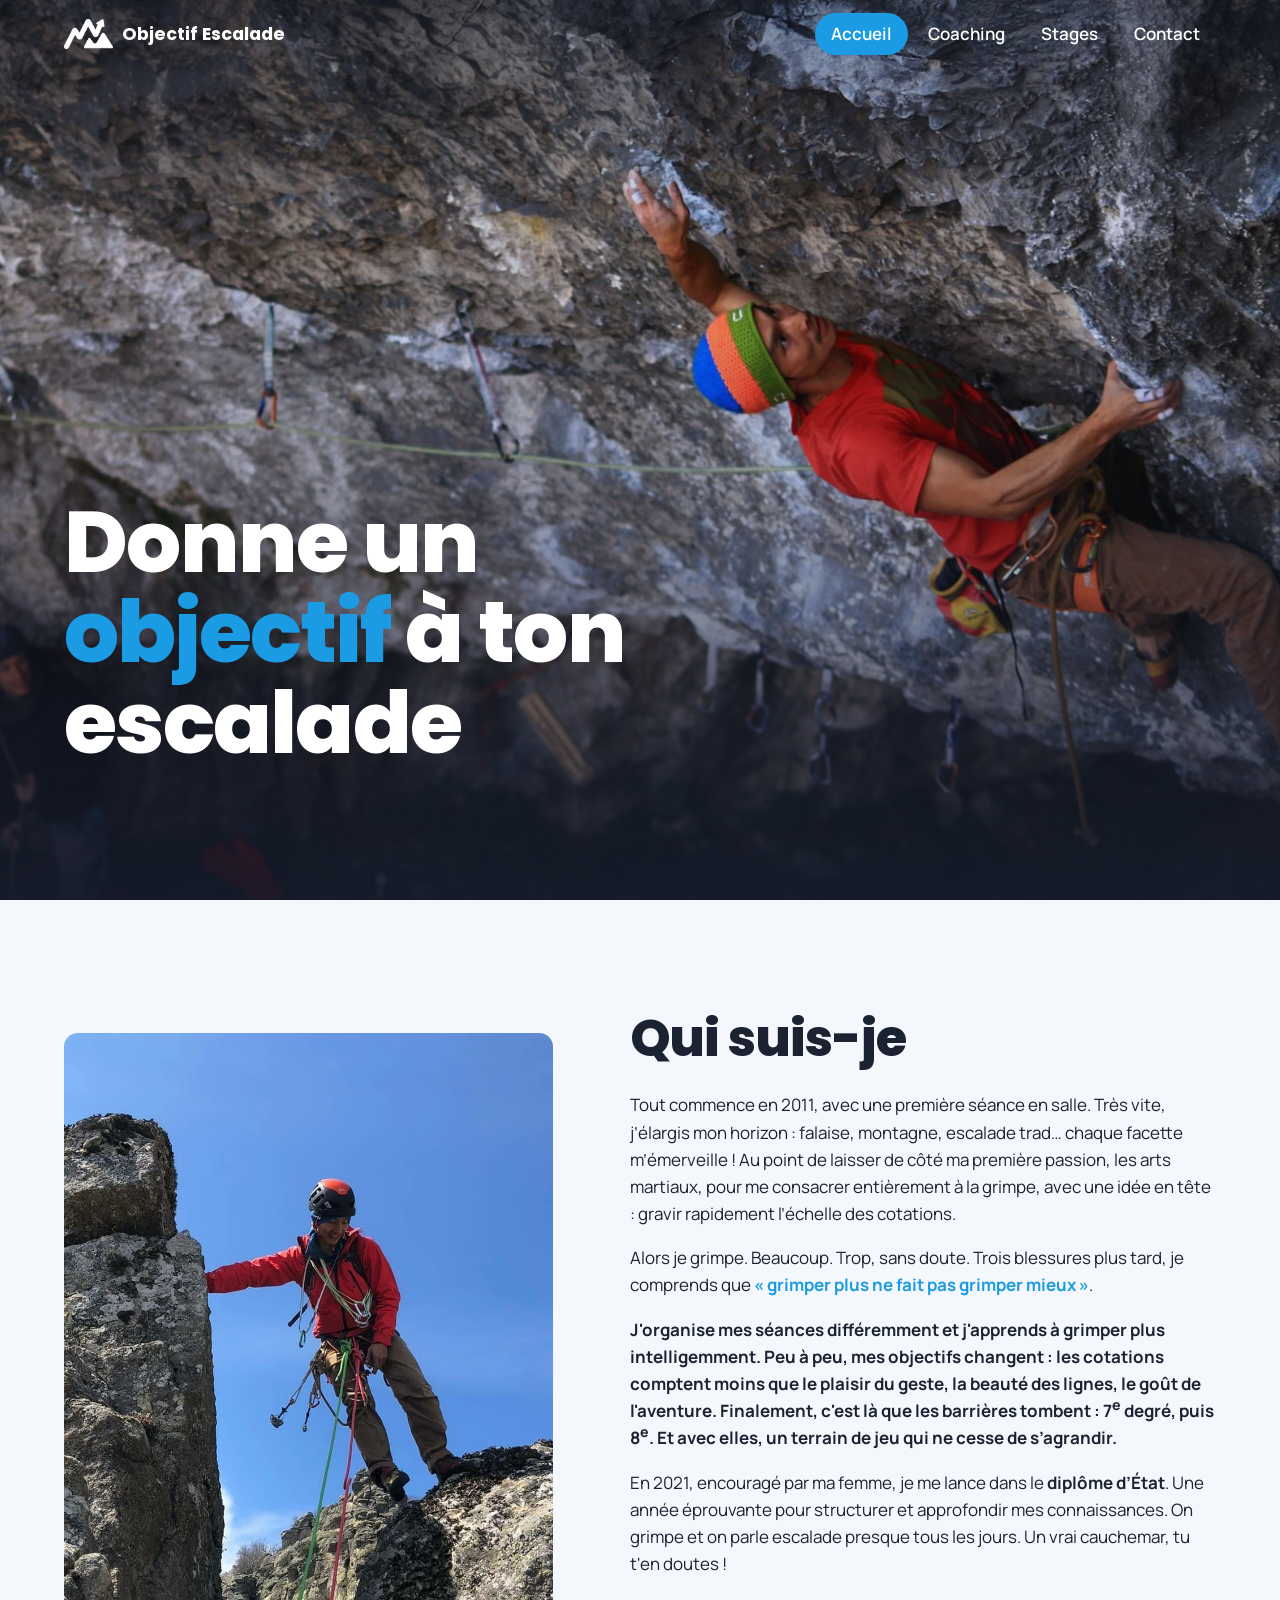
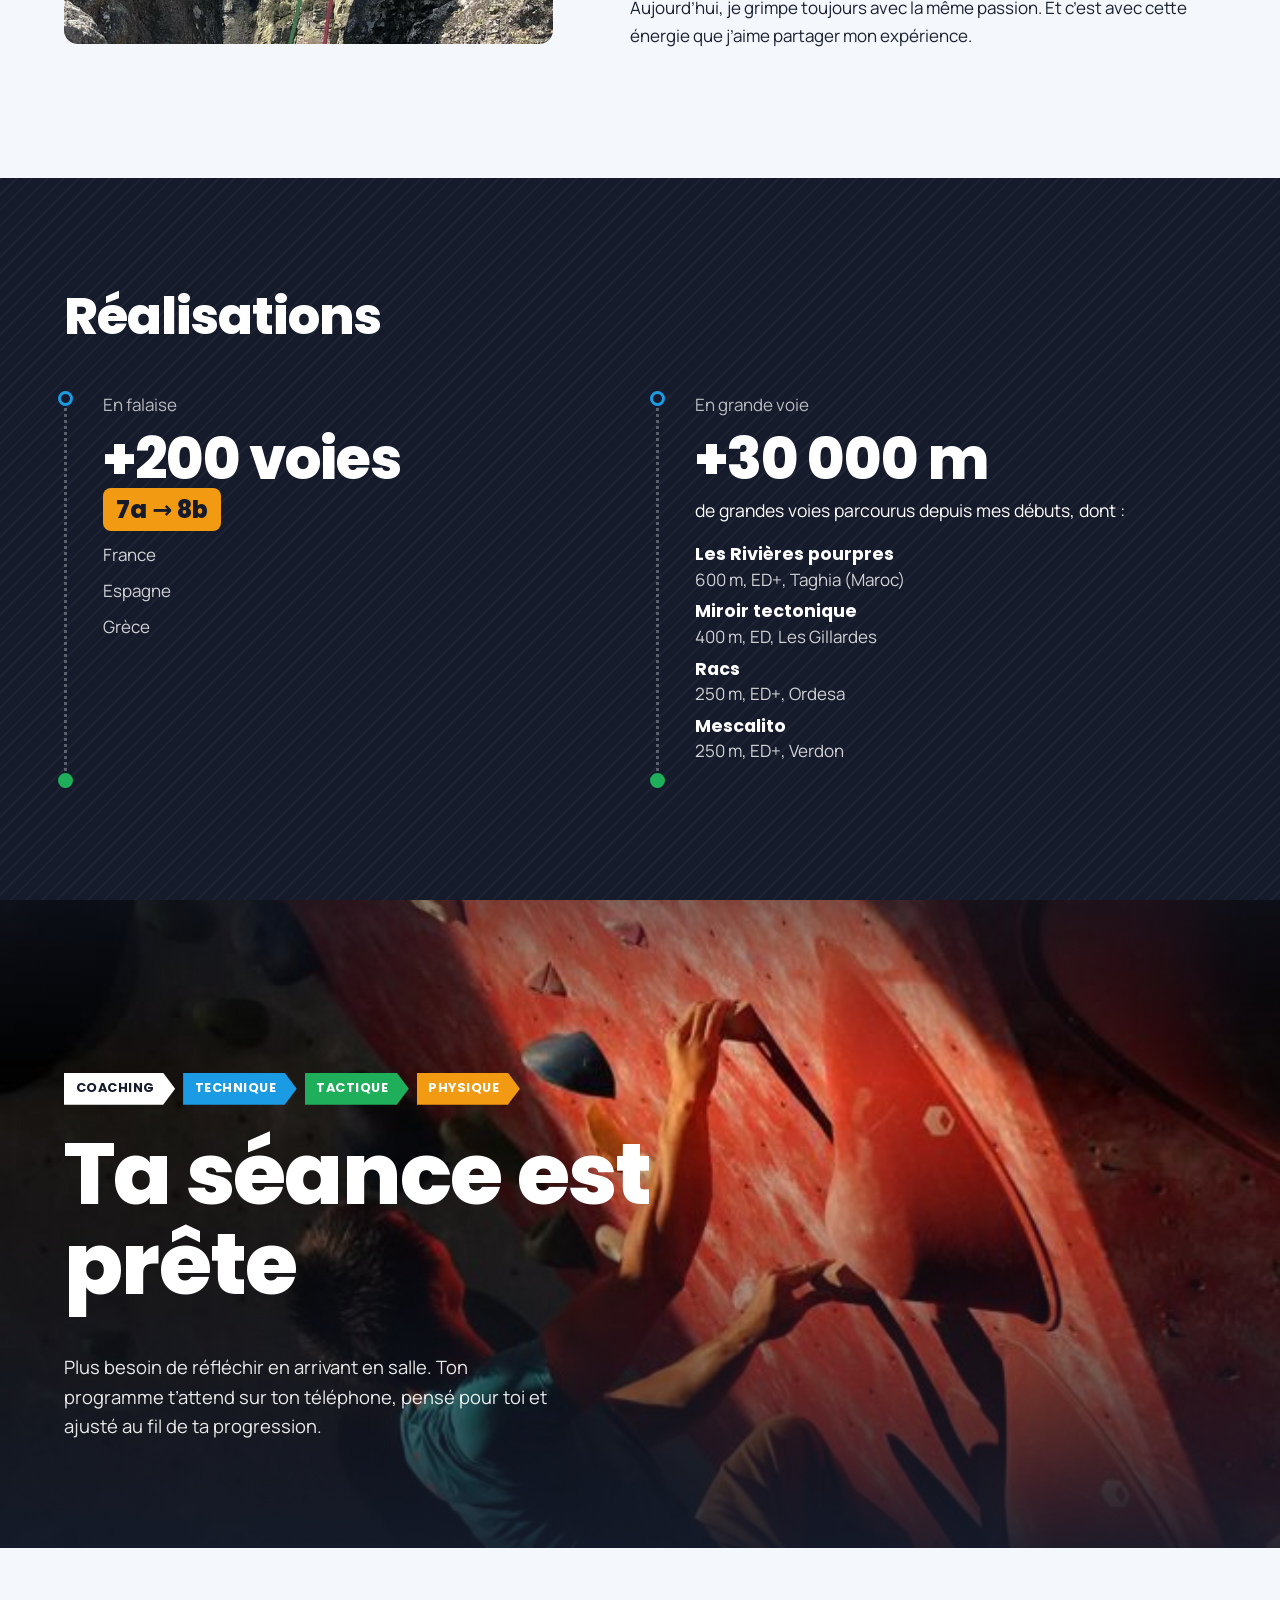
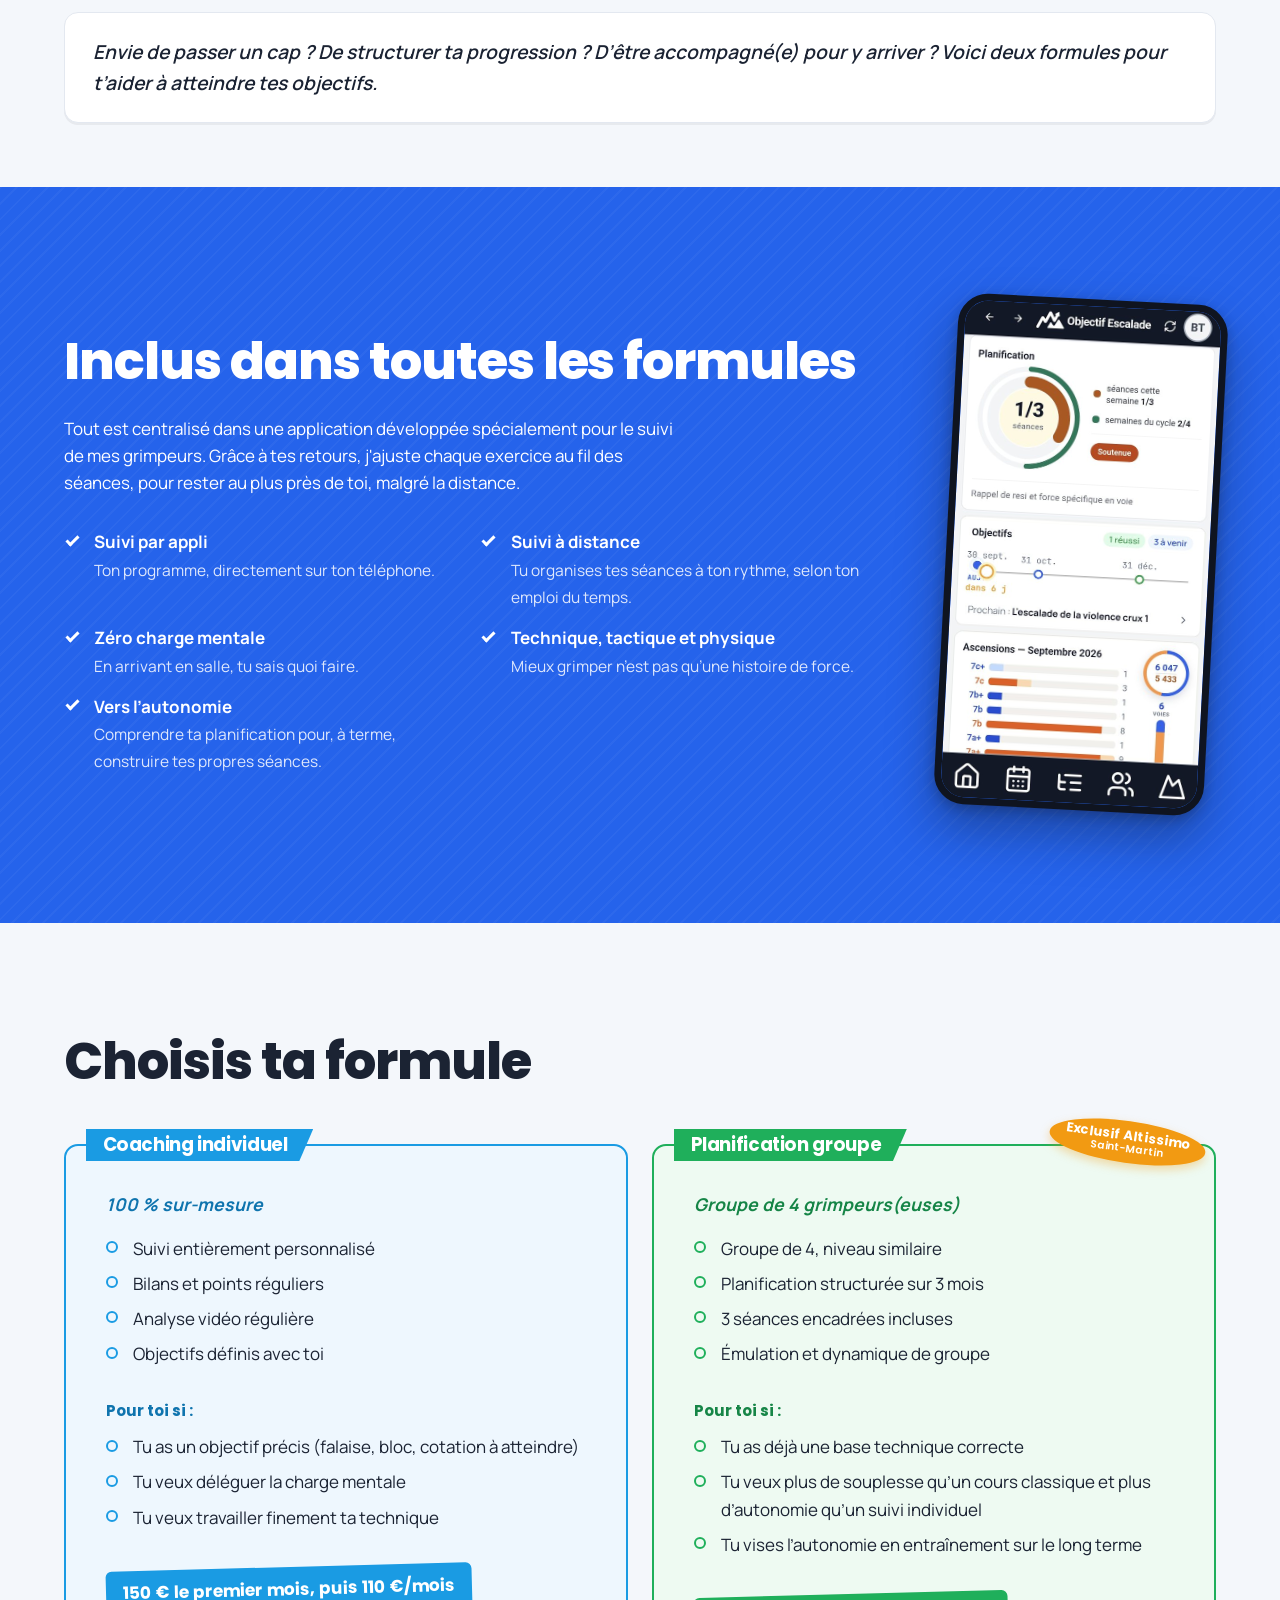
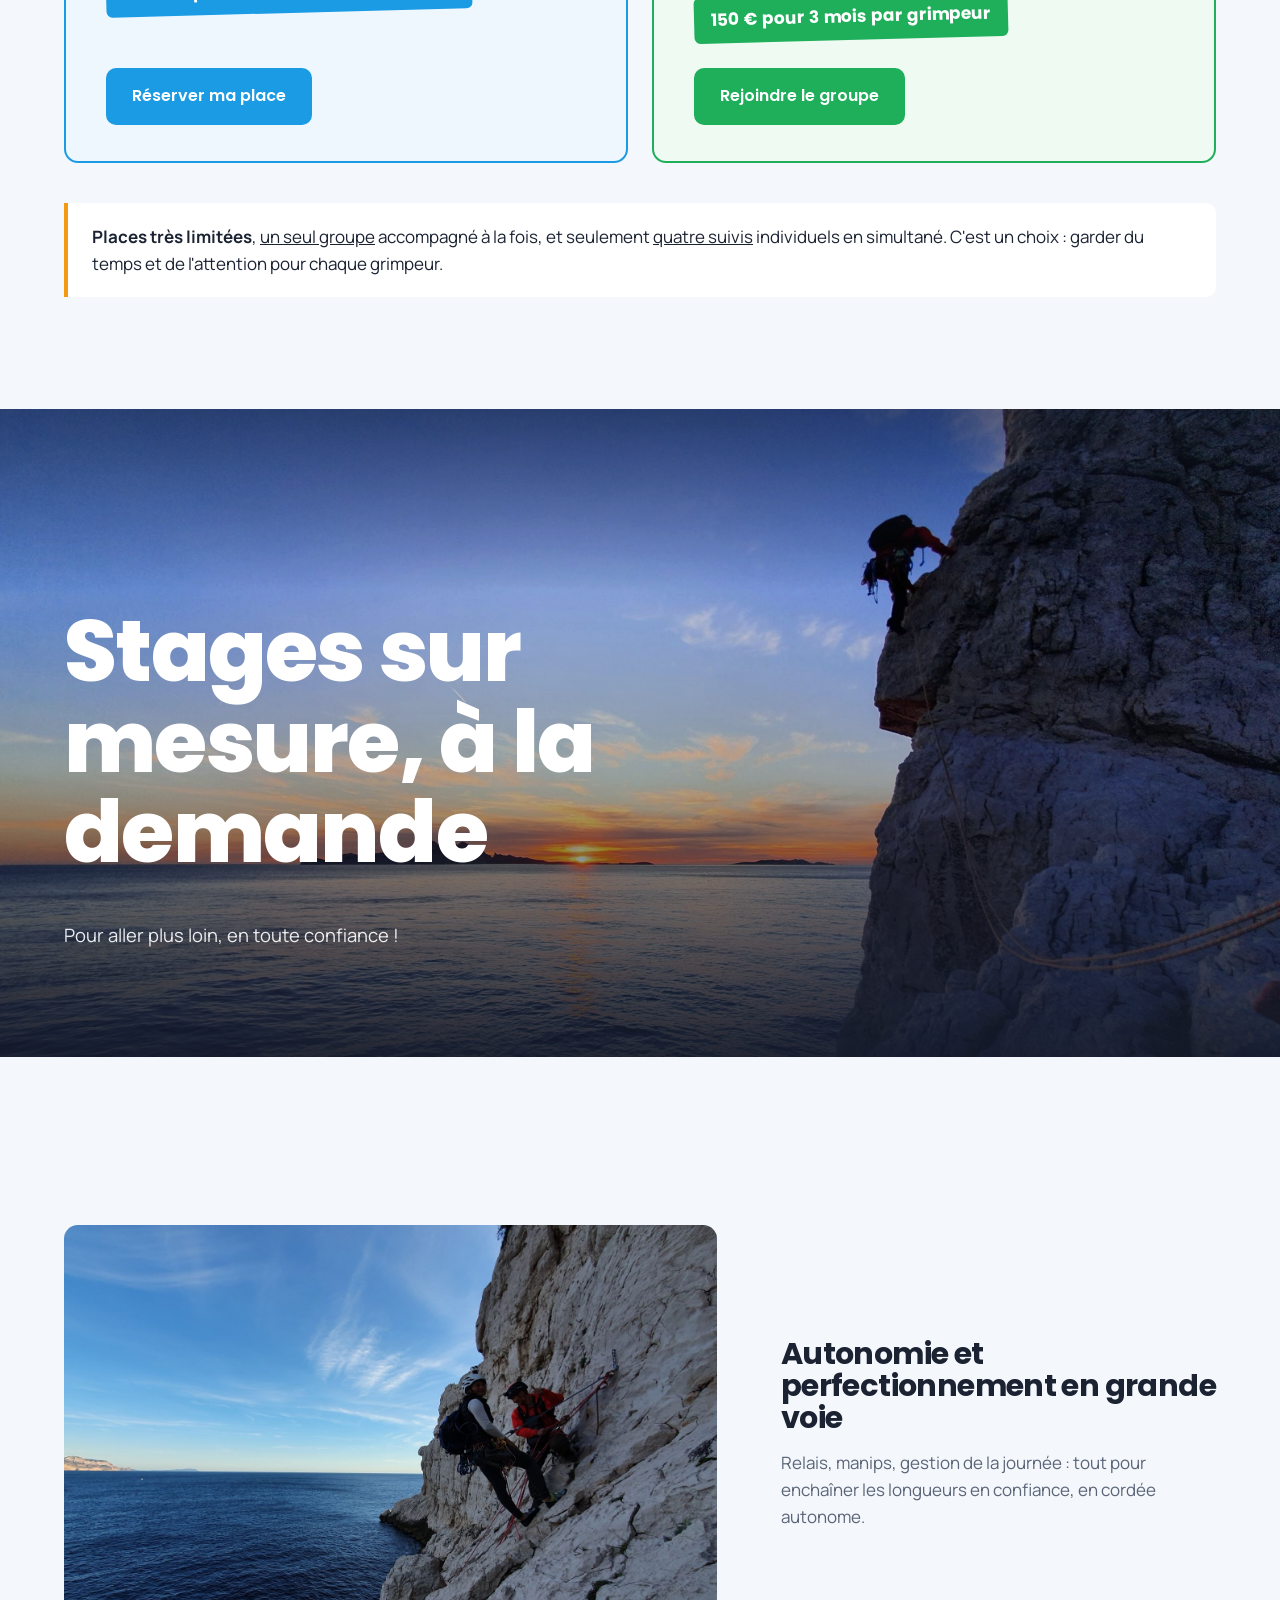
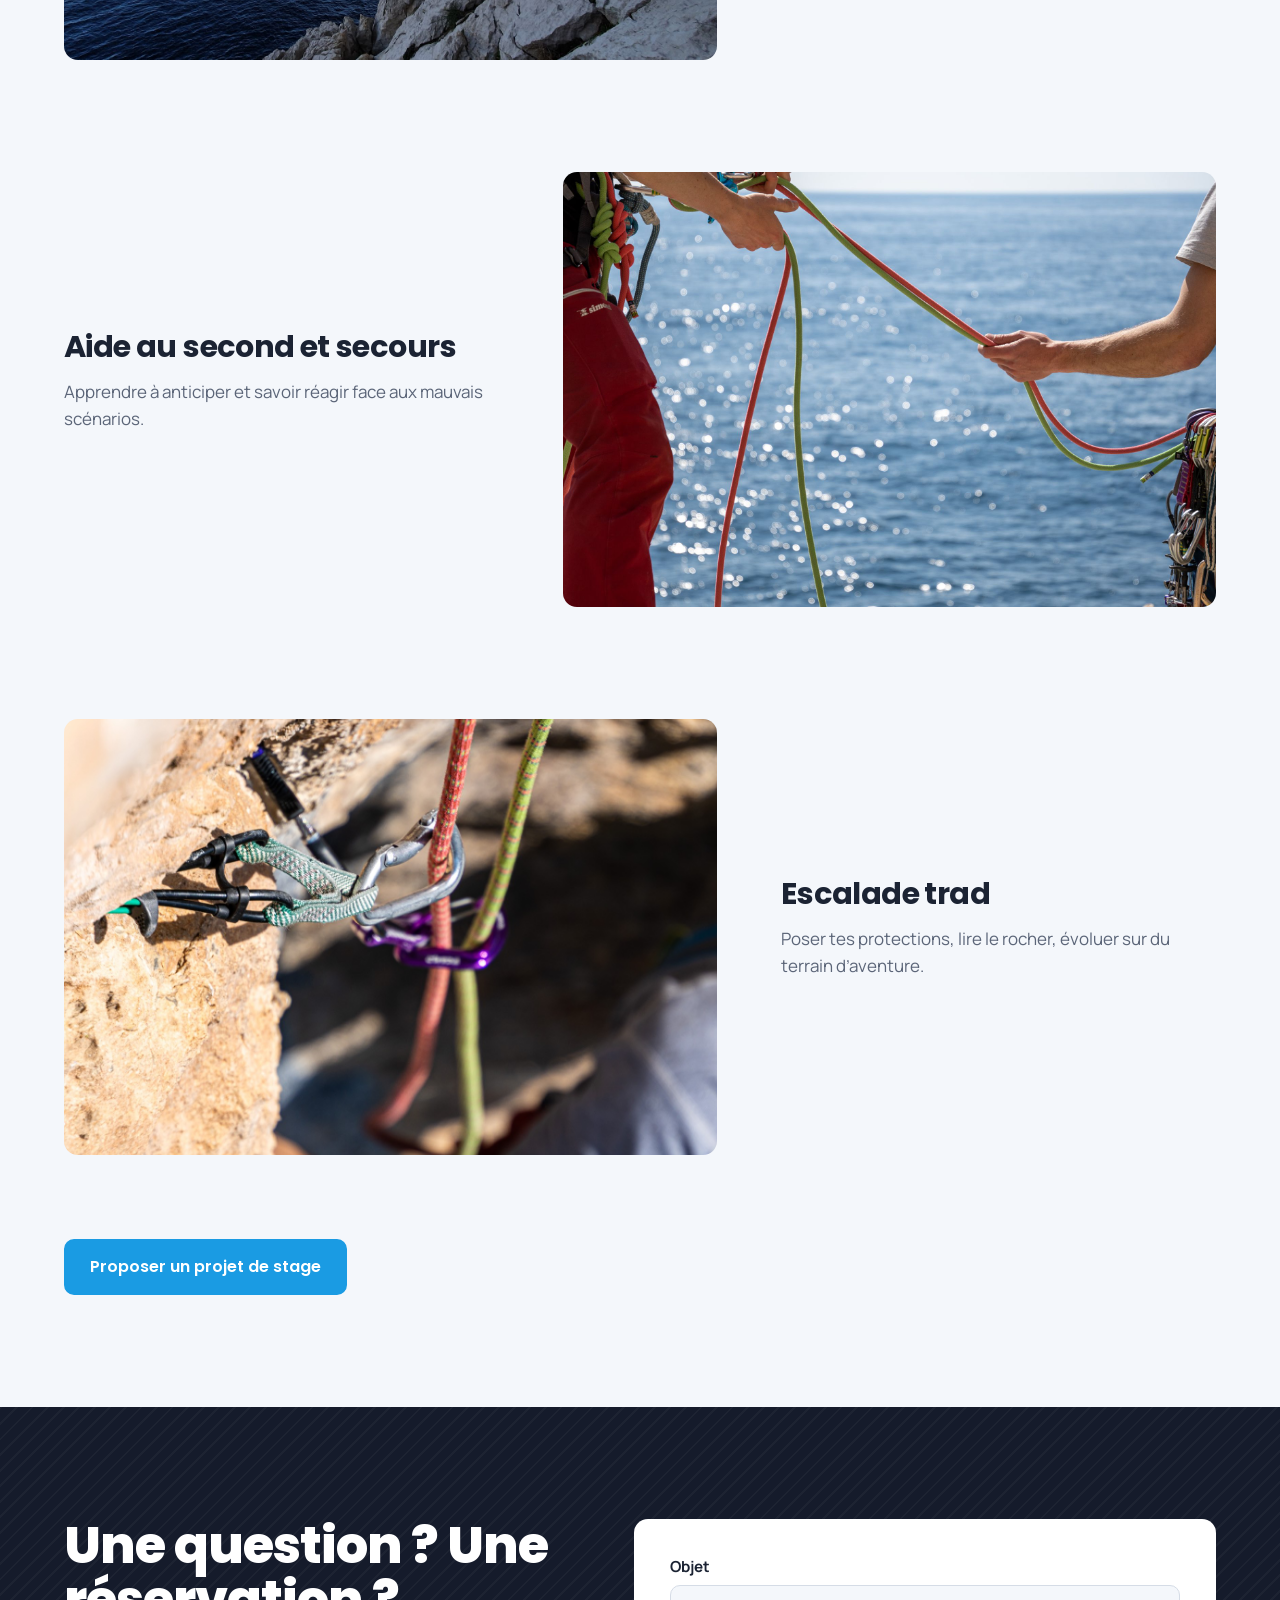
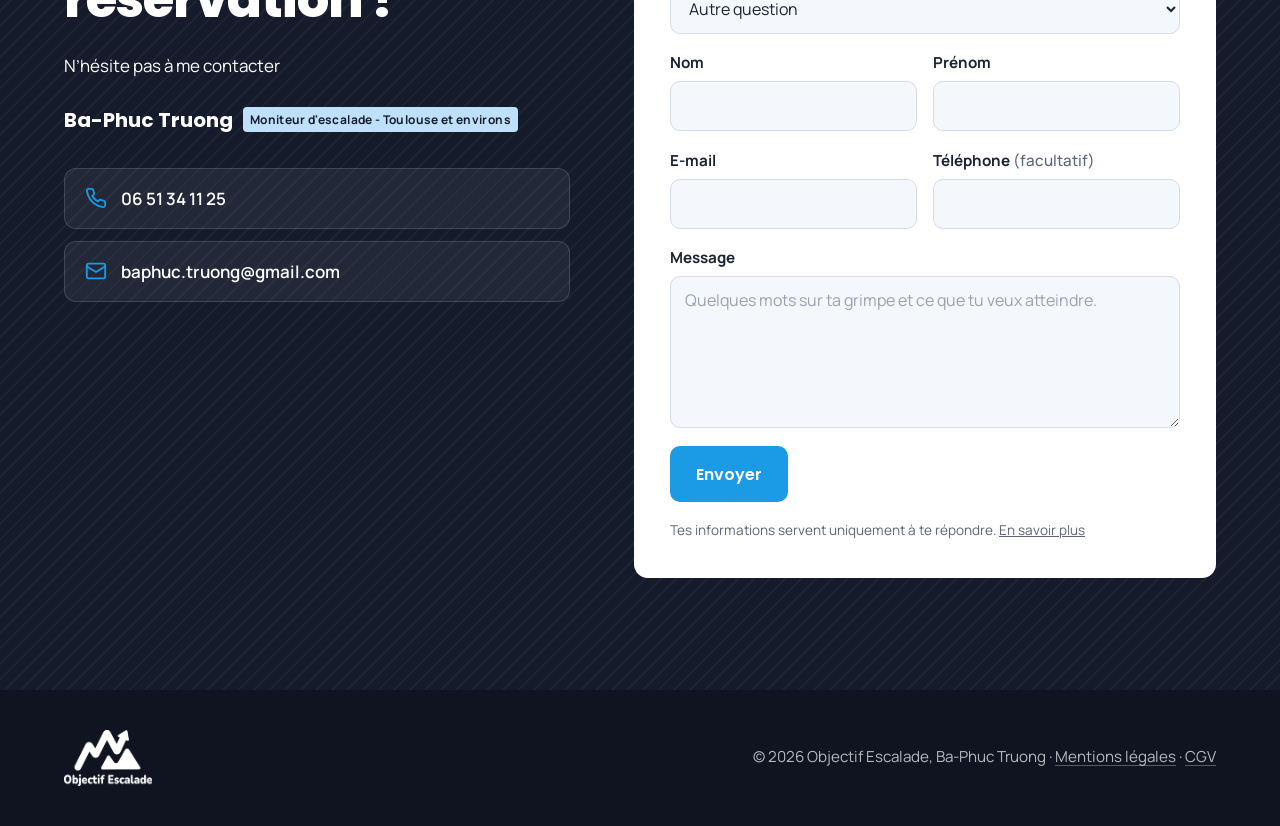
<file: coaching.html>
<!DOCTYPE html>
<html lang="fr">
<head>
  <meta charset="utf-8">
  <title>Objectif Escalade</title>
  <meta name="robots" content="noindex">
  <link rel="canonical" href="index.html#coaching">
  <meta http-equiv="refresh" content="0; url=index.html#coaching">
  <script>location.replace('index.html#coaching');</script>
</head>
<body>
  <p><a href="index.html#coaching">Continuer vers Objectif Escalade</a></p>
</body>
</html>
</file>
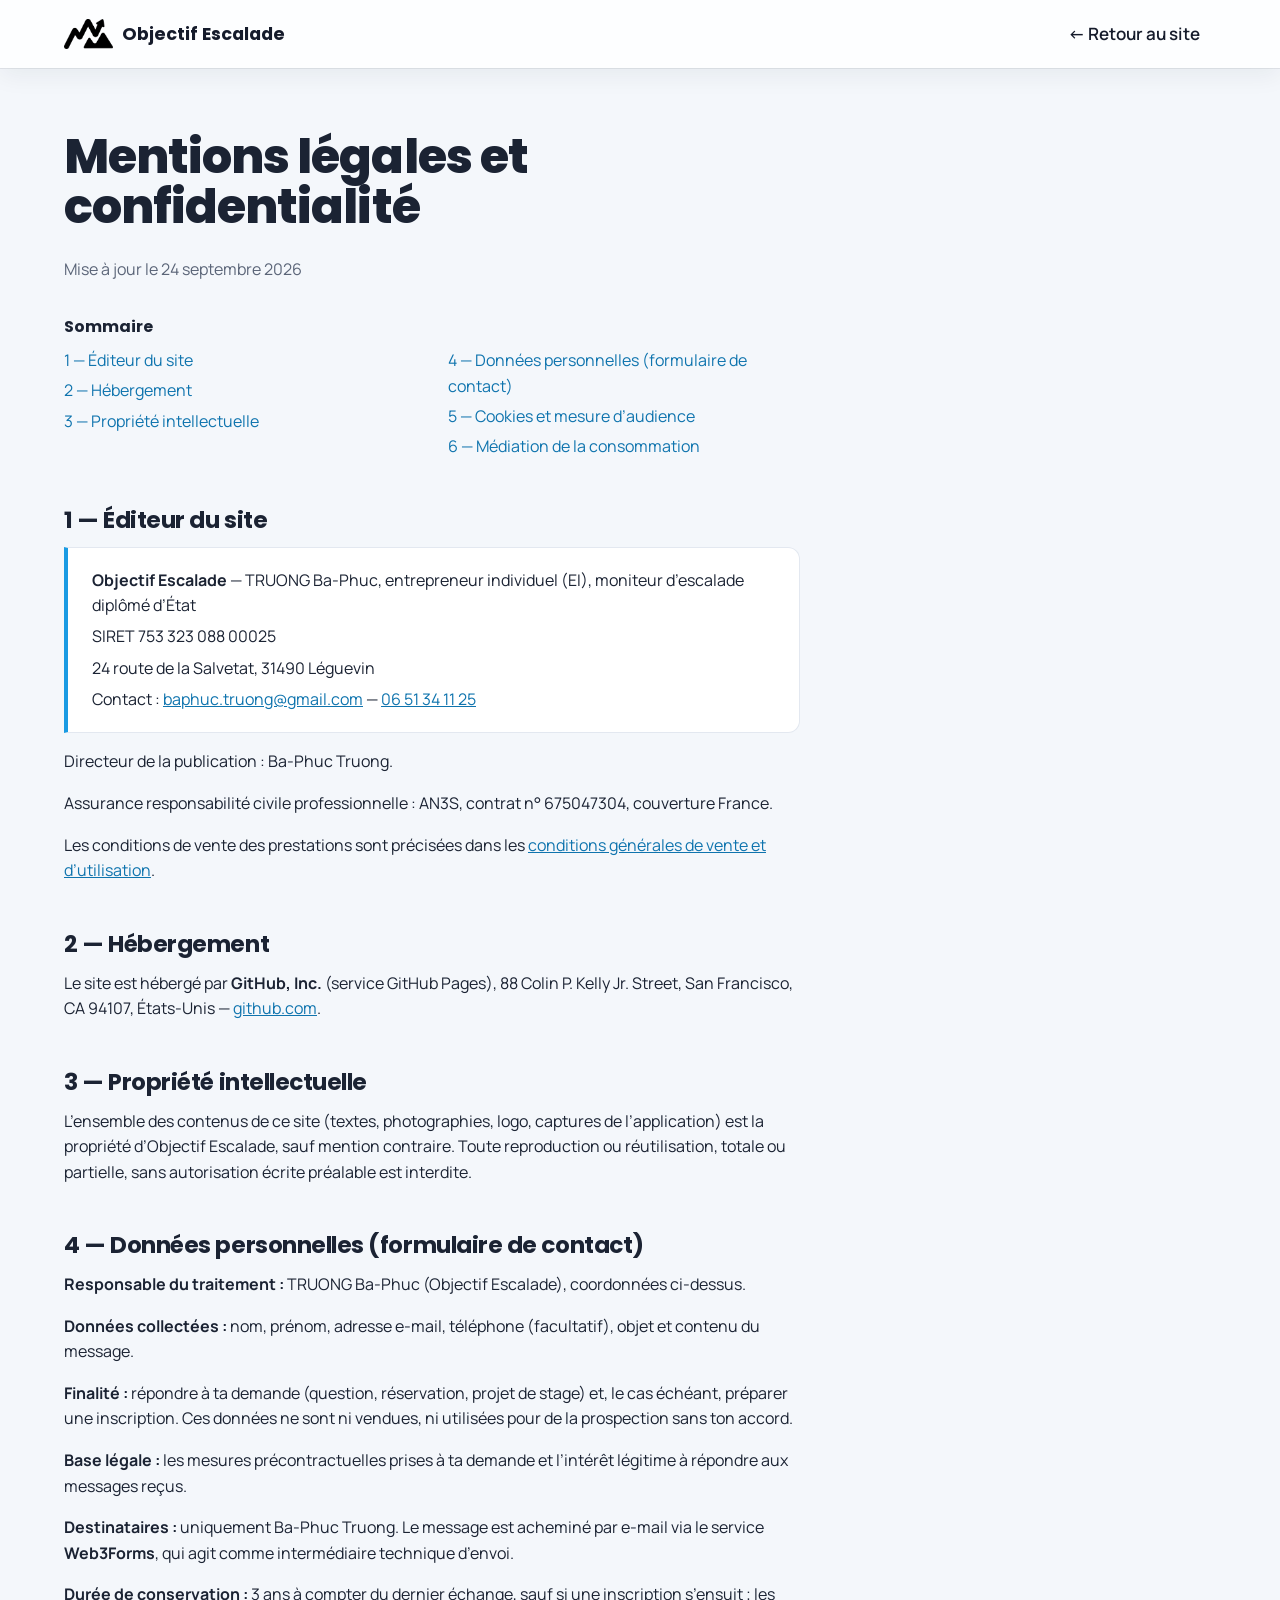
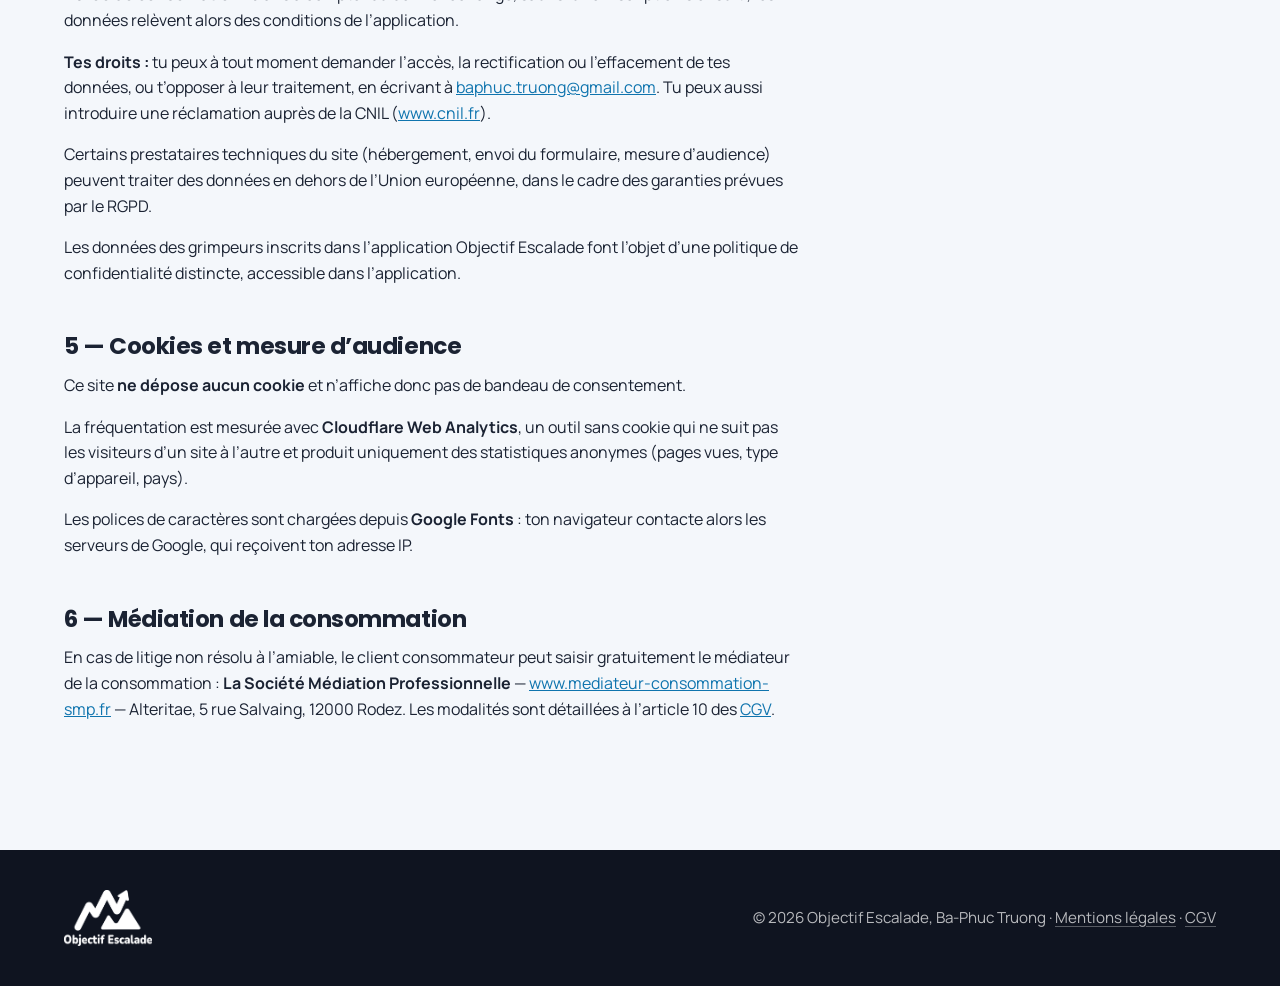
<file: mentions-legales.html>
<!DOCTYPE html>
<html lang="fr">
<head>
  <meta charset="utf-8">
  <meta name="viewport" content="width=device-width, initial-scale=1, viewport-fit=cover">
  <title>Mentions légales et confidentialité | Objectif Escalade</title>
  <meta name="description" content="Mentions légales du site Objectif Escalade et informations sur les données personnelles collectées par le formulaire de contact.">
  <meta name="theme-color" content="#151B2B">
  <link rel="icon" type="image/png" href="assets/img/logo_noir.png">
  <link rel="preconnect" href="https://fonts.googleapis.com">
  <link rel="preconnect" href="https://fonts.gstatic.com" crossorigin>
  <link href="https://fonts.googleapis.com/css2?family=Manrope:wght@400;500;600;700&family=Poppins:ital,wght@0,600;0,700;0,800;1,700&display=swap" rel="stylesheet">
  <link rel="stylesheet" href="assets/css/style.css?v=20260924">
</head>
<body>
  <header class="entete plein">
    <div class="conteneur entete__barre">
      <a class="logo" href="index.html" aria-label="Objectif Escalade, retour à l’accueil">
        <img class="blanc" src="assets/img/logo_blanc.png" alt="" width="296" height="182">
        <img class="noir" src="assets/img/logo_noir.png" alt="" width="296" height="182">
        <span>Objectif Escalade</span>
      </a>
      <nav class="nav" aria-label="Navigation principale">
        <ul><li><a href="index.html">← Retour au site</a></li></ul>
      </nav>
    </div>
  </header>

  <main class="section legal">
    <div class="conteneur">
      <article>
        <h1>Mentions légales et confidentialité</h1>
        <p class="legal__version">Mise à jour le 24 septembre 2026</p>

        <nav class="legal__sommaire" aria-label="Sommaire">
          <p>Sommaire</p>
          <ol>
            <li><a href="#editeur">1 — Éditeur du site</a></li>
            <li><a href="#hebergement">2 — Hébergement</a></li>
            <li><a href="#propriete">3 — Propriété intellectuelle</a></li>
            <li><a href="#donnees">4 — Données personnelles (formulaire de contact)</a></li>
            <li><a href="#cookies">5 — Cookies et mesure d’audience</a></li>
            <li><a href="#mediation">6 — Médiation de la consommation</a></li>
          </ol>
        </nav>

        <section id="editeur">
          <h2>1 — Éditeur du site</h2>
          <div class="legal__intro">
            <p><strong>Objectif Escalade</strong> — TRUONG Ba-Phuc, entrepreneur individuel (EI), moniteur d’escalade diplômé d’État</p>
            <p>SIRET 753 323 088 00025</p>
            <p>24 route de la Salvetat, 31490 Léguevin</p>
            <p>Contact : <a href="mailto:baphuc.truong@gmail.com">baphuc.truong@gmail.com</a> — <a href="tel:+33651341125">06 51 34 11 25</a></p>
          </div>
          <p style="margin-top:1rem">Directeur de la publication : Ba-Phuc Truong.</p>
          <p>Assurance responsabilité civile professionnelle : AN3S, contrat n° 675047304, couverture France.</p>
          <p>Les conditions de vente des prestations sont précisées dans les <a href="cgv.html">conditions générales de vente et d’utilisation</a>.</p>
        </section>

        <section id="hebergement">
          <h2>2 — Hébergement</h2>
          <p>Le site est hébergé par <strong>GitHub, Inc.</strong> (service GitHub Pages), 88 Colin P. Kelly Jr. Street, San Francisco, CA 94107, États-Unis — <a href="https://github.com" rel="noopener" target="_blank">github.com</a>.</p>
        </section>

        <section id="propriete">
          <h2>3 — Propriété intellectuelle</h2>
          <p>L’ensemble des contenus de ce site (textes, photographies, logo, captures de l’application) est la propriété d’Objectif Escalade, sauf mention contraire. Toute reproduction ou réutilisation, totale ou partielle, sans autorisation écrite préalable est interdite.</p>
        </section>

        <section id="donnees">
          <h2>4 — Données personnelles (formulaire de contact)</h2>
          <p><strong>Responsable du traitement :</strong> TRUONG Ba-Phuc (Objectif Escalade), coordonnées ci-dessus.</p>
          <p><strong>Données collectées :</strong> nom, prénom, adresse e-mail, téléphone (facultatif), objet et contenu du message.</p>
          <p><strong>Finalité :</strong> répondre à ta demande (question, réservation, projet de stage) et, le cas échéant, préparer une inscription. Ces données ne sont ni vendues, ni utilisées pour de la prospection sans ton accord.</p>
          <p><strong>Base légale :</strong> les mesures précontractuelles prises à ta demande et l’intérêt légitime à répondre aux messages reçus.</p>
          <p><strong>Destinataires :</strong> uniquement Ba-Phuc Truong. Le message est acheminé par e-mail via le service <strong>Web3Forms</strong>, qui agit comme intermédiaire technique d’envoi.</p>
          <p><strong>Durée de conservation :</strong> 3 ans à compter du dernier échange, sauf si une inscription s’ensuit ; les données relèvent alors des conditions de l’application.</p>
          <p><strong>Tes droits :</strong> tu peux à tout moment demander l’accès, la rectification ou l’effacement de tes données, ou t’opposer à leur traitement, en écrivant à <a href="mailto:baphuc.truong@gmail.com">baphuc.truong@gmail.com</a>. Tu peux aussi introduire une réclamation auprès de la CNIL (<a href="https://www.cnil.fr" rel="noopener" target="_blank">www.cnil.fr</a>).</p>
          <p>Certains prestataires techniques du site (hébergement, envoi du formulaire, mesure d’audience) peuvent traiter des données en dehors de l’Union européenne, dans le cadre des garanties prévues par le RGPD.</p>
          <p>Les données des grimpeurs inscrits dans l’application Objectif Escalade font l’objet d’une politique de confidentialité distincte, accessible dans l’application.</p>
        </section>

        <section id="cookies">
          <h2>5 — Cookies et mesure d’audience</h2>
          <p>Ce site <strong>ne dépose aucun cookie</strong> et n’affiche donc pas de bandeau de consentement.</p>
          <p>La fréquentation est mesurée avec <strong>Cloudflare Web Analytics</strong>, un outil sans cookie qui ne suit pas les visiteurs d’un site à l’autre et produit uniquement des statistiques anonymes (pages vues, type d’appareil, pays).</p>
          <p>Les polices de caractères sont chargées depuis <strong>Google Fonts</strong> : ton navigateur contacte alors les serveurs de Google, qui reçoivent ton adresse IP.</p>
        </section>

        <section id="mediation">
          <h2>6 — Médiation de la consommation</h2>
          <p>En cas de litige non résolu à l’amiable, le client consommateur peut saisir gratuitement le médiateur de la consommation : <strong>La Société Médiation Professionnelle</strong> — <a href="https://www.mediateur-consommation-smp.fr" rel="noopener" target="_blank">www.mediateur-consommation-smp.fr</a> — Alteritae, 5 rue Salvaing, 12000 Rodez. Les modalités sont détaillées à l’article 10 des <a href="cgv.html#article-10">CGV</a>.</p>
        </section>
      </article>
    </div>
  </main>

  <footer class="pied">
    <div class="conteneur">
      <img src="assets/img/logo_blanc_label.png" alt="Objectif Escalade" width="395" height="252" loading="lazy">
      <p>© <span data-annee></span> Objectif Escalade, Ba-Phuc Truong · <a href="mentions-legales.html">Mentions légales</a> · <a href="cgv.html">CGV</a></p>
    </div>
  </footer>
  <script>document.querySelectorAll('[data-annee]').forEach(el => el.textContent = new Date().getFullYear());</script>
</body>
</html>
</file>
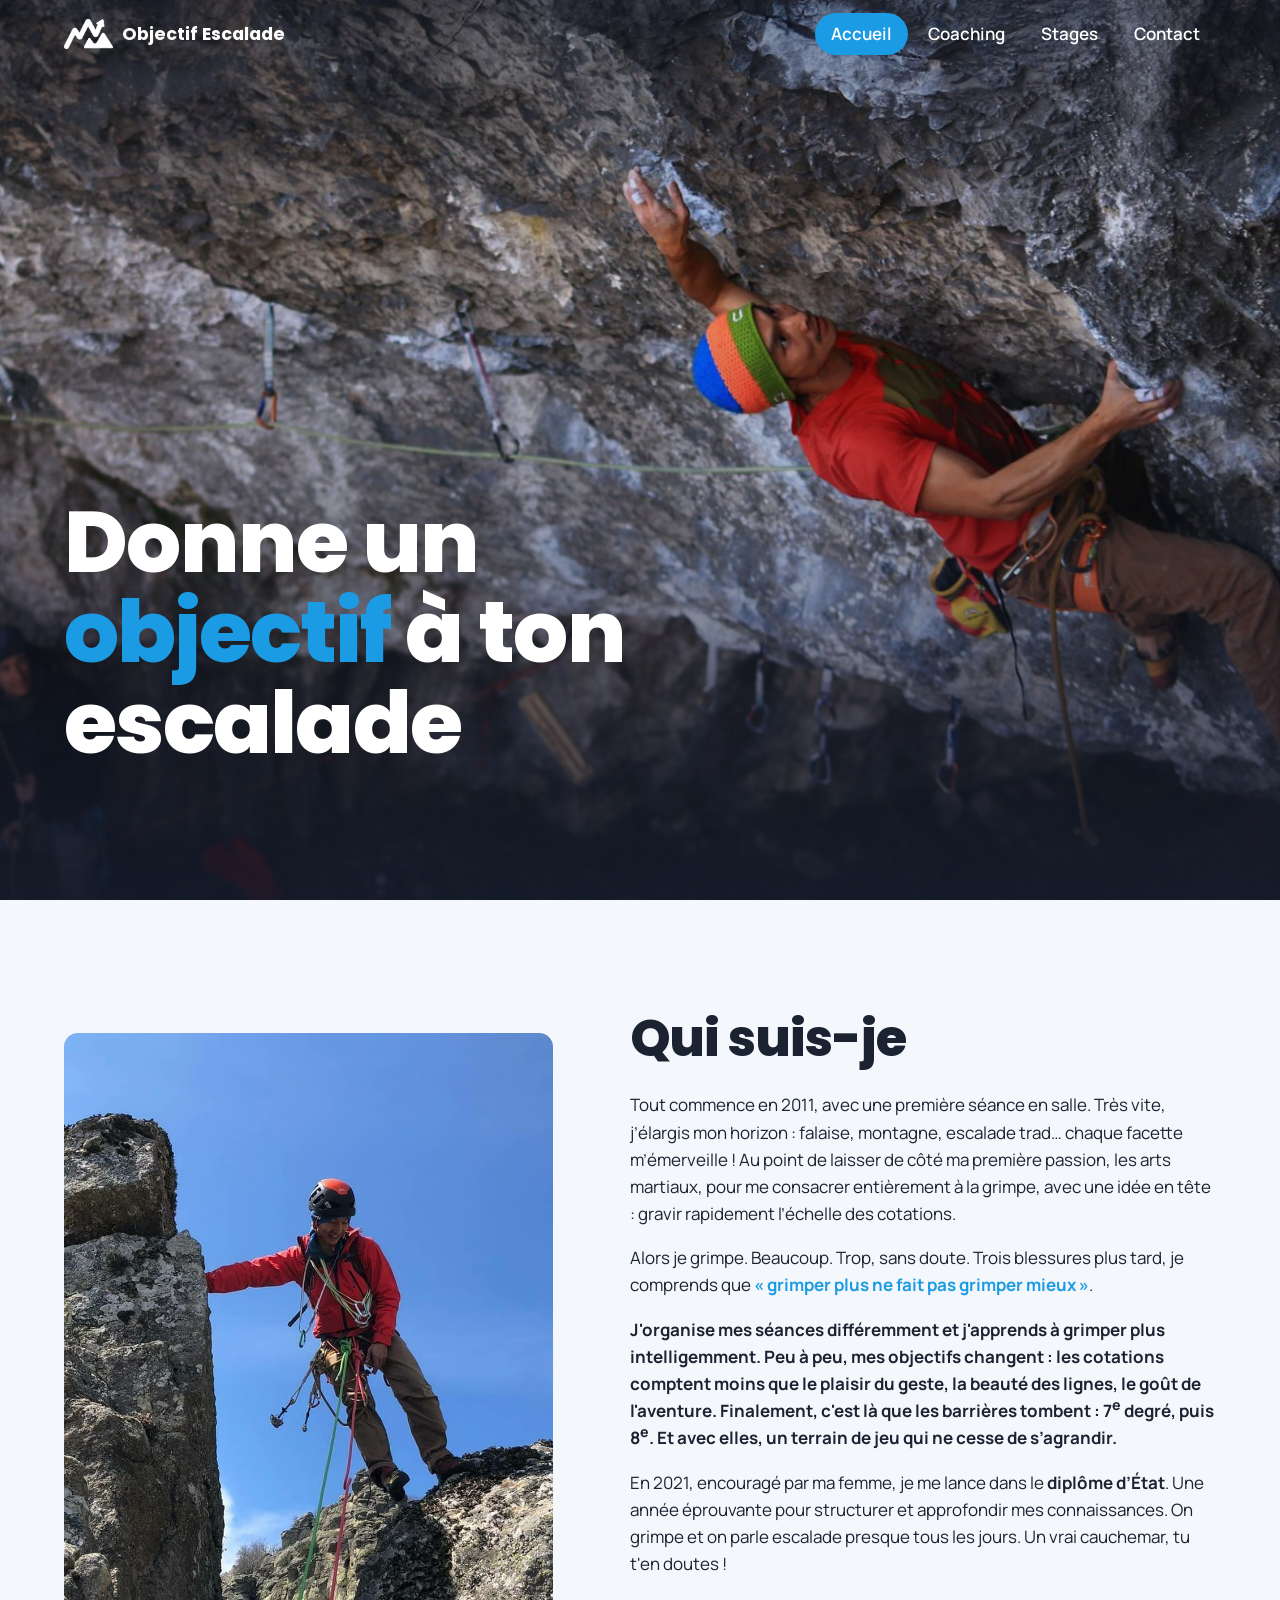
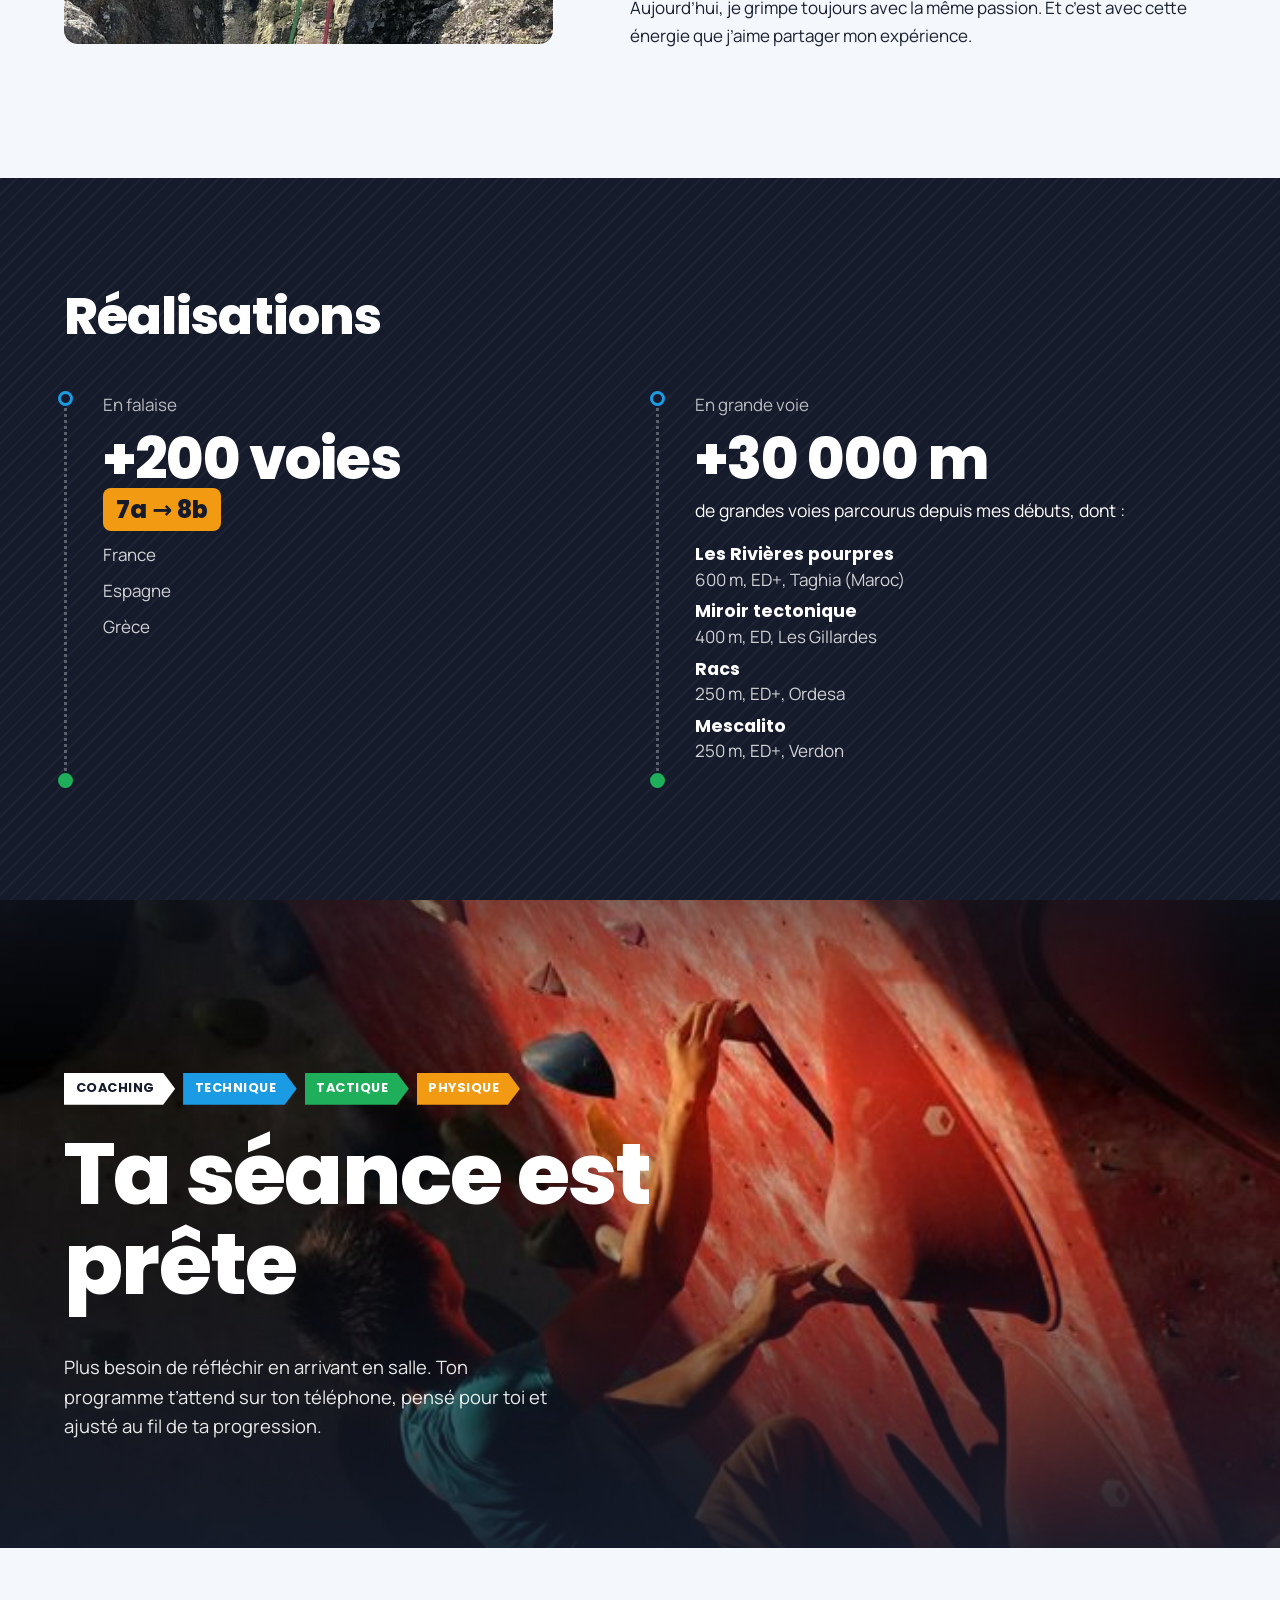
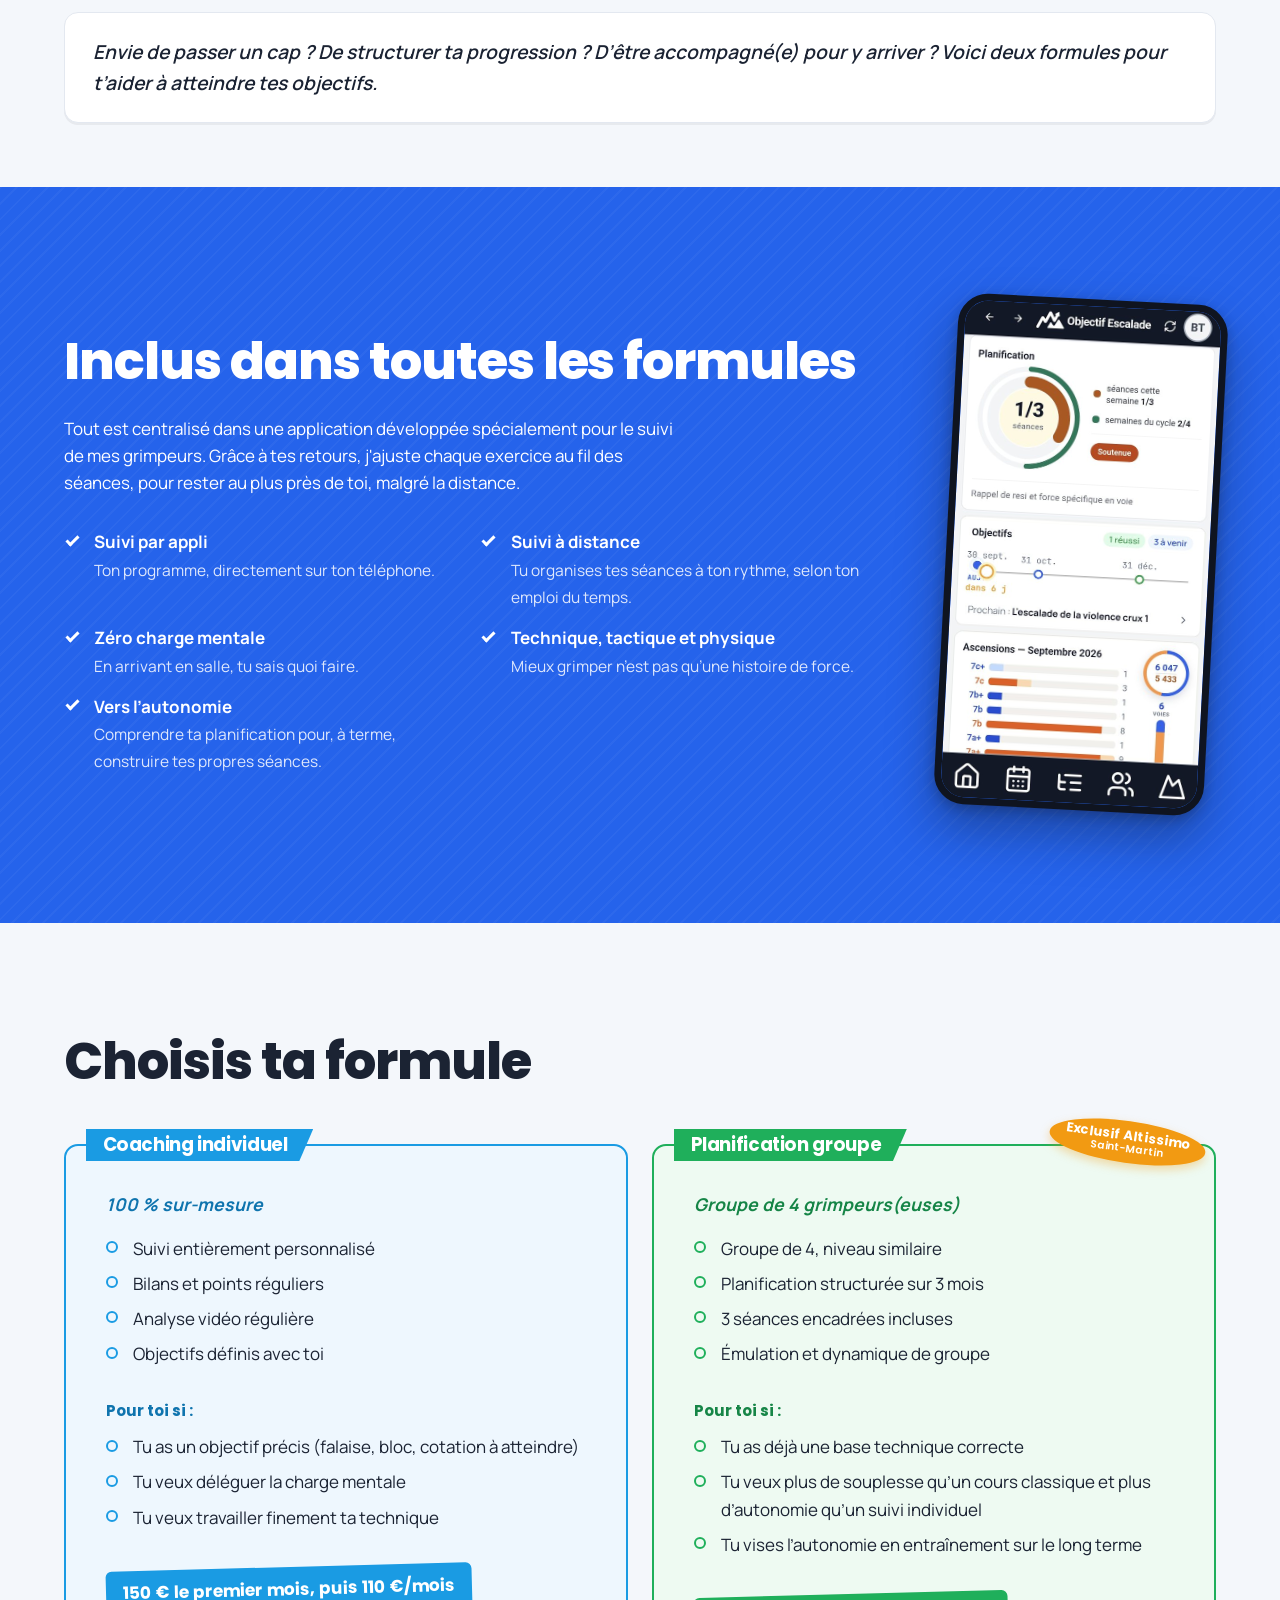
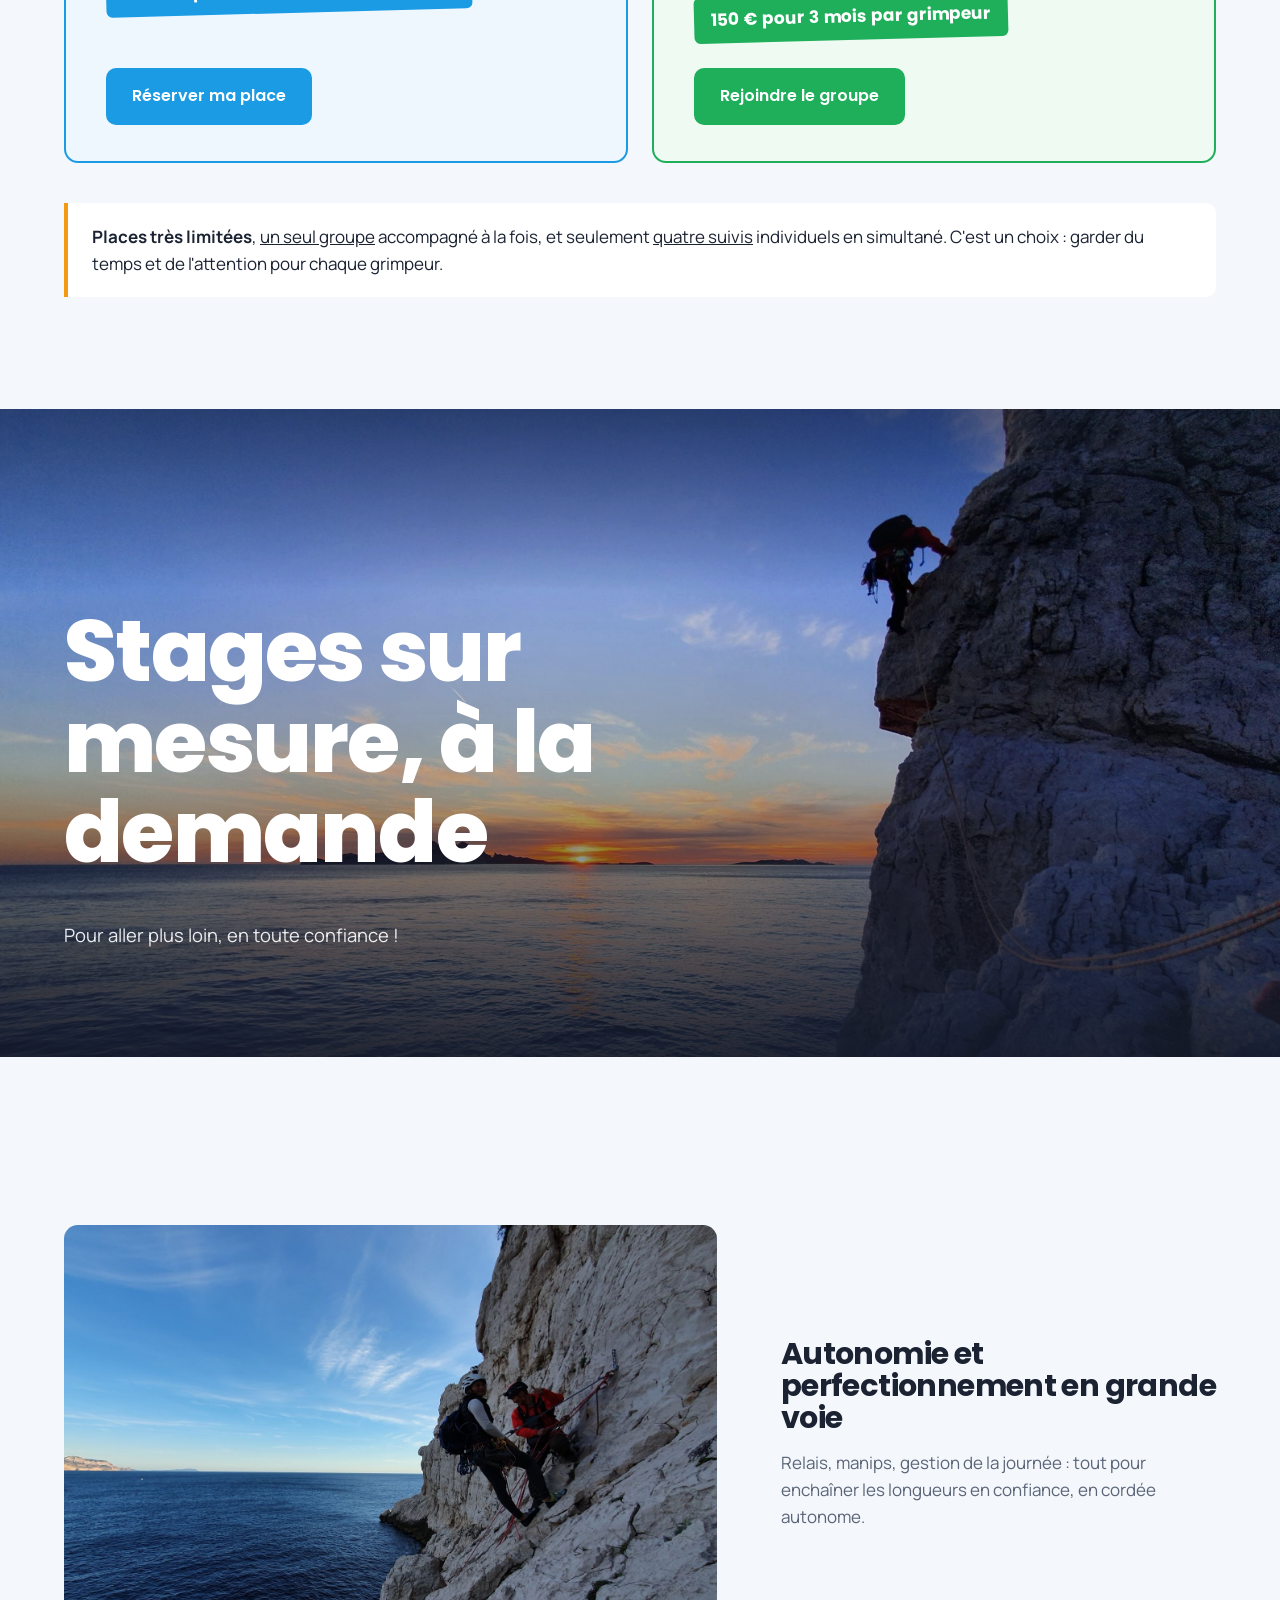
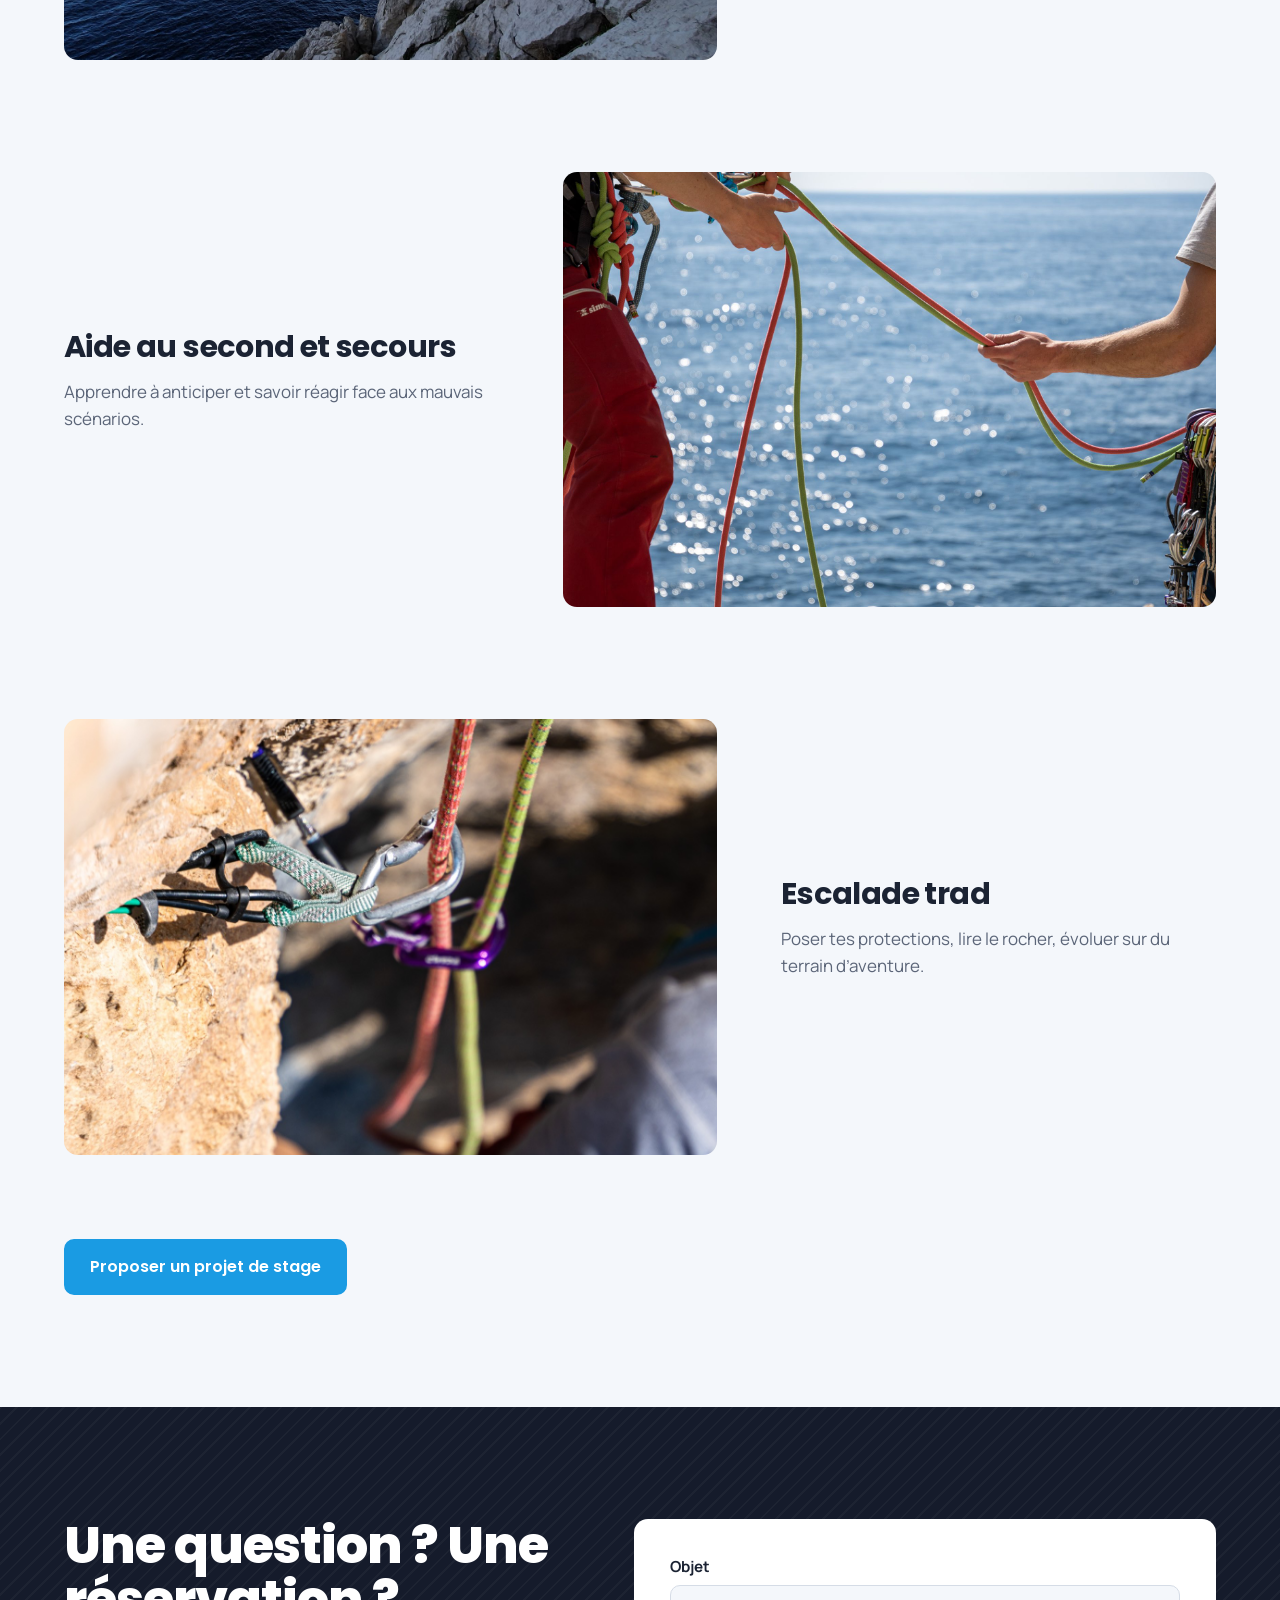
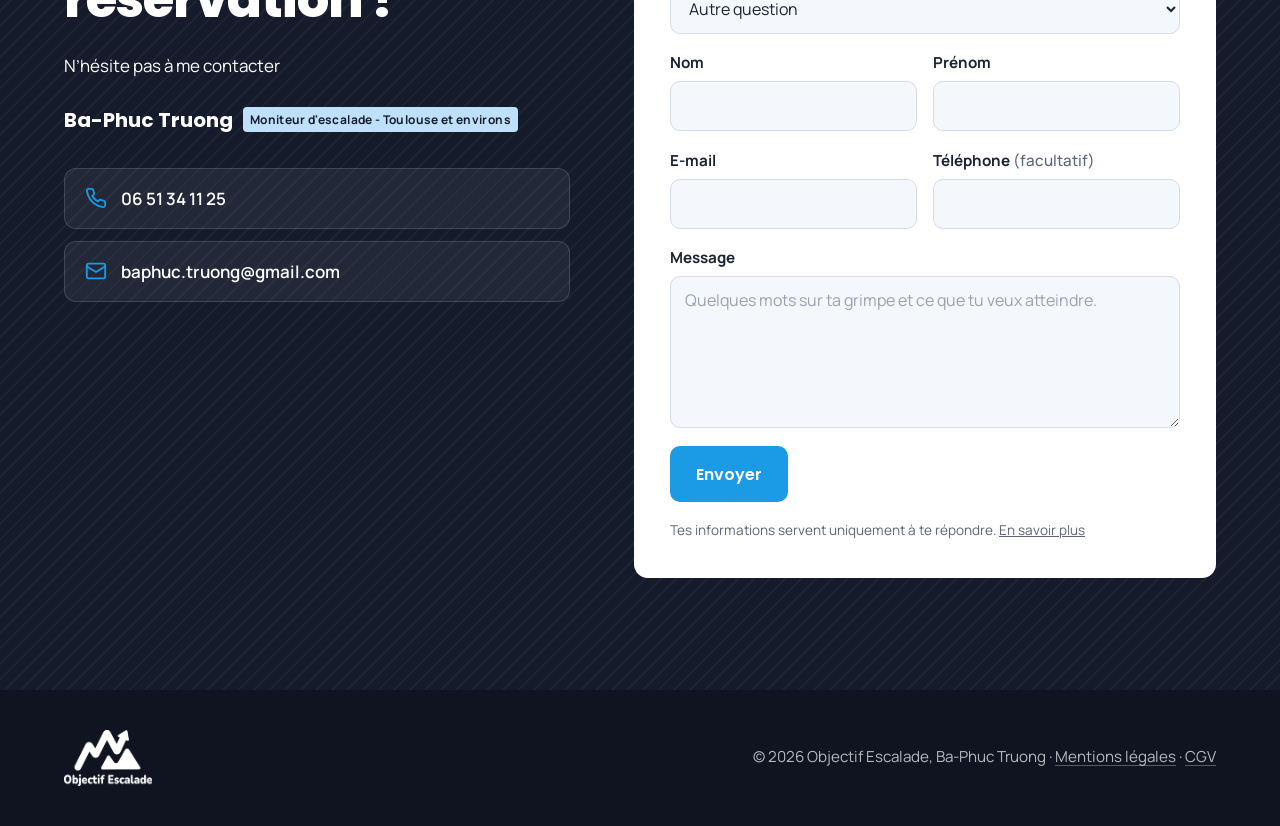
<file: stages.html>
<!DOCTYPE html>
<html lang="fr">
<head>
  <meta charset="utf-8">
  <title>Objectif Escalade</title>
  <meta name="robots" content="noindex">
  <link rel="canonical" href="index.html#stages">
  <meta http-equiv="refresh" content="0; url=index.html#stages">
  <script>location.replace('index.html#stages');</script>
</head>
<body>
  <p><a href="index.html#stages">Continuer vers Objectif Escalade</a></p>
</body>
</html>
</file>
<file: assets/css/style.css>
/* =========================================================
   Objectif Escalade : identité alignée sur le flyer
   Nuit rayée, bleu ciel (individuel), vert (groupe),
   orange (physique / badges), bleu roi (socle commun).
   ========================================================= */
:root {
  --nuit: #151B2B;
  --nuit-2: #1D2538;
  --fond: #F4F7FB;
  --blanc: #FFFFFF;
  --texte: #1B2333;
  --gris: #5B6578;
  --ciel: #1A9BE3;
  --ciel-pale: #EEF7FE;
  --vert: #1FAF5B;
  --vert-pale: #EEFAF2;
  --orange: #F29A12;
  --roi: #2563EB;

  --titre: "Poppins", "Segoe UI", system-ui, sans-serif;
  --corps: "Manrope", system-ui, -apple-system, "Segoe UI", sans-serif;

  --marge: clamp(1.25rem, 5vw, 4rem);
  --max: 72rem;
  --rayures: repeating-linear-gradient(135deg, rgba(255,255,255,.035) 0 2px, transparent 2px 11px);
}

*, *::before, *::after { box-sizing: border-box; }
html { scroll-behavior: smooth; scroll-padding-top: 4.25rem; -webkit-text-size-adjust: 100%; }
@media (prefers-reduced-motion: reduce) {
  html { scroll-behavior: auto; }
  *, *::before, *::after { animation: none !important; transition: none !important; }
}
body { margin: 0; font-family: var(--corps); font-size: 1.0625rem; line-height: 1.6; color: var(--texte); background: var(--fond); }
img { display: block; max-width: 100%; height: auto; }
a { color: inherit; }
:focus-visible { outline: 3px solid var(--orange); outline-offset: 3px; border-radius: 3px; }

h1, h2, h3 { font-family: var(--titre); font-weight: 800; line-height: 1.05; letter-spacing: -.02em; margin: 0 0 .5em; }
h1 { font-size: clamp(2.6rem, 8.5vw, 5.4rem); }
h2 { font-size: clamp(2rem, 5vw, 3.2rem); }
h3 { font-size: clamp(1.45rem, 3vw, 1.9rem); font-weight: 700; }
p { margin: 0 0 1em; max-width: 62ch; }
sup { line-height: 0; }
.bleu { color: var(--ciel); }

.conteneur { width: min(100% - 2 * var(--marge), var(--max)); margin-inline: auto; }
.section { padding-block: clamp(4rem, 9vw, 7rem); }
.intro { font-size: 1.2rem; color: var(--gris); }
.raye { background-color: var(--nuit); background-image: var(--rayures); color: var(--blanc); }

/* ---------- Boutons ---------- */
.btn {
  display: inline-block; padding: .85em 1.5em; font-family: var(--titre); font-weight: 600; font-size: 1rem;
  text-decoration: none; border: 2px solid var(--ciel); background: var(--ciel); color: #fff; border-radius: 10px;
  transition: background .2s, border-color .2s;
}
.btn:hover { background: #0F84C7; border-color: #0F84C7; }
.btn--vert { background: var(--vert); border-color: var(--vert); }
.btn--vert:hover { background: #17924B; border-color: #17924B; }
.btn--clair { background: transparent; border-color: currentColor; color: inherit; }
.btn--clair:hover { background: rgba(255,255,255,.12); border-color: currentColor; }
.actions { display: flex; flex-wrap: wrap; gap: .75rem; margin-top: 1.75rem; }

/* ---------- Drapeaux (repris du flyer) ---------- */
.drapeaux { display: flex; flex-wrap: wrap; gap: .5rem; list-style: none; margin: 0 0 1.5rem; padding: 0; }
.drapeaux li {
  font-family: var(--titre); font-weight: 700; font-size: .8rem; letter-spacing: .04em;
  padding: .45em 1.6em .45em .9em; color: #fff;
  clip-path: polygon(0 0, calc(100% - 12px) 0, 100% 50%, calc(100% - 12px) 100%, 0 100%);
}
.drapeaux li:nth-child(1) { background: #fff; color: var(--nuit); }
.drapeaux li:nth-child(2) { background: var(--ciel); }
.drapeaux li:nth-child(3) { background: var(--vert); }
.drapeaux li:nth-child(4) { background: var(--orange); }

/* ---------- En-tête ---------- */
/* Fixe en haut. Transparent sur la première photo, puis verre dépoli.
   Les onglets restent visibles sur mobile : on sait toujours où on est. */
.entete { position: fixed; inset: 0 0 auto; z-index: 20; color: #fff; transition: background .3s, color .3s, box-shadow .3s; }
.entete.plein { background: rgba(255,255,255,.82); color: var(--nuit); box-shadow: 0 1px 0 rgba(21,27,43,.08), 0 8px 24px rgba(21,27,43,.06);
  -webkit-backdrop-filter: saturate(1.6) blur(14px); backdrop-filter: saturate(1.6) blur(14px); }
@supports not ((backdrop-filter: blur(1px)) or (-webkit-backdrop-filter: blur(1px))) { .entete.plein { background: var(--blanc); } }
.entete__barre { display: flex; align-items: center; justify-content: space-between; gap: 1rem; height: 4.25rem; }
.logo { display: flex; align-items: center; gap: .6rem; flex: none; text-decoration: none; font-family: var(--titre); font-weight: 700; font-size: 1.1rem; }
.logo img { height: 30px; width: auto; }
.logo .noir { display: none; }
.plein .logo .noir { display: block; }
.plein .logo .blanc { display: none; }
.nav ul { display: flex; gap: .25rem; list-style: none; margin: 0; padding: 0; }
.nav a { display: block; text-decoration: none; font-weight: 600; white-space: nowrap; padding: .45rem 1rem; border-radius: 999px; transition: background .25s; }
.nav a:hover { background: rgba(255,255,255,.16); }
.plein .nav a:hover { background: rgba(21,27,43,.06); }
.nav a[aria-current], .nav a[aria-current]:hover { background: var(--ciel); color: #fff; }
@media (max-width: 760px) {
  .entete__barre { height: 3.75rem; gap: .5rem; }
  .logo span { display: none; }            /* logo seul, la place va aux onglets */
  .logo img { height: 26px; }
  .nav a { font-size: .88rem; padding: .4rem .7rem; }
  .nav ul { gap: .1rem; }
}
@media (max-width: 370px) { .nav a { font-size: .8rem; padding: .38rem .55rem; } }

/* ---------- Héros ---------- */
.heros { position: relative; min-height: 100svh; display: flex; align-items: flex-end; color: #fff; background: var(--nuit); overflow: hidden; }
.heros > img { position: absolute; inset: 0; width: 100%; height: 100%; object-fit: cover; object-position: var(--pos, 50% 50%); }
/* Sur téléphone (écran en hauteur), on ne voit qu'une bande de la photo : cadrage spécifique */
@media (max-width: 760px) { .heros > img { object-position: var(--pos-mobile, var(--pos, 50% 50%)); } }
.heros::after { content: ""; position: absolute; inset: 0;
  background: linear-gradient(180deg, rgba(21,27,43,.5) 0%, rgba(21,27,43,0) 28%, rgba(21,27,43,.25) 55%, rgba(21,27,43,.92) 100%); }
.heros__texte { position: relative; z-index: 1; padding-block: 7rem clamp(3rem, 8vw, 5.5rem); }
/* Les héros Coaching / Stages portent un h2 (un seul h1 par page) mais gardent le style d'un h1 */
.heros h2 { font-size: clamp(2.6rem, 8.5vw, 5.4rem); }
.heros :is(h1, h2) { max-width: 12ch; }
.heros p { font-size: 1.15rem; max-width: 46ch; color: rgba(255,255,255,.9); }
.heros--court { min-height: 72svh; }

/* ---------- Accueil : présentation ---------- */
.presentation { display: grid; gap: clamp(2rem, 6vw, 5rem); align-items: center; }
@media (min-width: 860px) { .presentation { grid-template-columns: 5fr 6fr; } }
.presentation figure { margin: 0; }
.presentation figure img { width: 100%; aspect-ratio: 4 / 5; object-fit: cover; object-position: 55% 30%; border-radius: 14px; }

/* ---------- Accueil : souvenirs façon topo ---------- */
.topo__grille { display: grid; gap: 3rem; margin-top: 3rem; }
@media (min-width: 760px) { .topo__grille { grid-template-columns: 1fr 1fr; gap: 2rem; } }
.voie { position: relative; padding-left: 2.25rem; border-left: 3px dotted rgba(255,255,255,.3); }
.voie::before, .voie::after { content: ""; position: absolute; left: -9px; width: 15px; height: 15px; border-radius: 50%; background: var(--nuit); border: 3px solid var(--ciel); }
.voie::before { top: 0; }
.voie::after { bottom: 0; border-color: var(--vert); background: var(--vert); }
.voie__question { color: rgba(255,255,255,.7); margin-bottom: .75rem; }
.voie__nom { font-family: var(--titre); font-weight: 800; font-size: clamp(2.4rem, 6vw, 3.6rem); line-height: 1; letter-spacing: -.02em; margin: 0; }
.voie__lieu { font-size: 1.1rem; margin: .5rem 0 1.25rem; }
.voie__cotation { display: inline-block; font-family: var(--titre); font-weight: 800; font-size: 1.5rem; background: var(--orange); color: var(--nuit); padding: .1em .55em; border-radius: 8px; margin: 0 0 .6rem; }
.voie__note { color: rgba(255,255,255,.8); margin: 0; padding-bottom: 1.5rem; }
.voie__liste { list-style: none; margin: 0; padding: 0 0 1.5rem; display: grid; gap: .55rem; color: rgba(255,255,255,.8); }
.voie__liste b { display: block; color: #fff; font-family: var(--titre); font-weight: 700; font-size: 1.1rem; line-height: 1.2; }

/* ---------- Liste d'offres (accueil) ---------- */
.offres-liste { list-style: none; margin: 2.5rem 0 0; padding: 0; display: grid; gap: 1rem; }
.offres-liste a { display: grid; gap: .35rem 2rem; padding: 1.5rem 1.75rem; text-decoration: none; border-radius: 14px; border: 2px solid; transition: transform .2s; }
.offres-liste a:hover { transform: translateX(4px); }
.offres-liste .o-ciel { border-color: var(--ciel); background: var(--ciel-pale); }
.offres-liste .o-vert { border-color: var(--vert); background: var(--vert-pale); }
@media (min-width: 760px) { .offres-liste a { grid-template-columns: 1fr 1.3fr auto; align-items: center; } }
.offres-liste h3 { margin: 0; font-size: 1.4rem; }
.offres-liste p { margin: 0; color: var(--gris); }
.offres-liste .prix { font-family: var(--titre); font-weight: 700; white-space: nowrap; }
.o-ciel .prix { color: var(--ciel); }
.o-vert .prix { color: var(--vert); }

/* ---------- Bandeau photo ---------- */
.bandeau { position: relative; color: #fff; min-height: 70svh; display: flex; align-items: flex-end; overflow: hidden; background: var(--nuit); }
.bandeau > img { position: absolute; inset: 0; width: 100%; height: 100%; object-fit: cover; }
.bandeau::after { content: ""; position: absolute; inset: 0; background: linear-gradient(0deg, rgba(21,27,43,.9), rgba(21,27,43,0) 60%); }
@media (min-width: 860px) {
  .bandeau { align-items: center; }
  .bandeau::after { background: linear-gradient(90deg, rgba(21,27,43,.85), rgba(21,27,43,0) 60%); }
}
.bandeau .conteneur { position: relative; z-index: 1; padding-block: 3rem; }
.bandeau p { max-width: 36ch; font-size: 1.15rem; }

/* ---------- Coaching ---------- */
.accroche-bulle { background: var(--blanc); border-radius: 14px; padding: 1.5rem 1.75rem; box-shadow: 0 2px 0 rgba(21,27,43,.06); border: 1px solid #E3E8F0; }
.accroche-bulle p { font-size: 1.2rem; font-style: italic; font-weight: 600; margin: 0; max-width: none; }

.socle { background-color: var(--roi); background-image: var(--rayures); color: #fff; }
.socle__grille { display: grid; gap: 2rem; }
@media (min-width: 860px) { .socle__grille { grid-template-columns: 1fr auto; gap: 4rem; align-items: center; } }
.socle .coches { margin-top: 2rem; }
/* Capture de l'appli dans un cadre de téléphone, légèrement inclinée (comme sur le flyer) */
.telephone { margin: 0 auto; width: min(62vw, 260px); }
.telephone img { width: 100%; border: 7px solid #0F1420; border-radius: 30px; background: #0F1420;
  box-shadow: 0 24px 48px rgba(15,20,32,.35), 0 4px 12px rgba(15,20,32,.25); transform: rotate(3deg); }
@media (min-width: 860px) { .telephone { width: 270px; margin: 0; } }
.coches { list-style: none; margin: 0; padding: 0; display: grid; gap: .9rem; }
@media (min-width: 560px) { .coches { grid-template-columns: 1fr 1fr; } }
.coches li { position: relative; padding-left: 1.9rem; }
.coches li::before { content: ""; position: absolute; left: 2px; top: .45rem; width: 13px; height: 7px; border-left: 3px solid #fff; border-bottom: 3px solid #fff; transform: rotate(-45deg); }
.coches strong { font-weight: 700; display: block; }
.coches span { opacity: .85; font-size: .97rem; }

.formules { display: grid; gap: 2.5rem 1.5rem; margin-top: 3.5rem; }
@media (min-width: 900px) { .formules { grid-template-columns: 1fr 1fr; align-items: stretch; } }
.formule { position: relative; padding: 2.75rem clamp(1.5rem, 4vw, 2.5rem) 2.25rem; border-radius: 14px; border: 2px solid; display: flex; flex-direction: column; }
.formule--solo { border-color: var(--ciel); background: var(--ciel-pale); }
.formule--groupe { border-color: var(--vert); background: var(--vert-pale); }
.onglet { position: absolute; top: -1.1rem; left: 1.25rem; margin: 0; font-family: var(--titre); font-weight: 700; font-size: 1.15rem; color: #fff;
  padding: .35em 1.4em .35em .9em; clip-path: polygon(0 0, 100% 0, calc(100% - 14px) 100%, 0 100%); }
.formule--solo .onglet { background: var(--ciel); }
.formule--groupe .onglet { background: var(--vert); }
.badge { position: absolute; top: -1.6rem; right: .5rem; background: var(--orange); color: #fff; font-family: var(--titre); font-weight: 700;
  font-size: .82rem; line-height: 1.15; text-align: center; padding: .55em 1.2em; border-radius: 50%; transform: rotate(8deg); max-width: 60%; box-shadow: 0 4px 10px rgba(242,154,18,.35); }
.badge small { display: block; font-size: .8em; font-weight: 600; }
@media (max-width: 560px) {
  .badge { position: static; align-self: flex-start; order: -1; max-width: none; margin: 0 0 1rem; border-radius: 999px; padding: .4em 1em; transform: rotate(-2deg); }
  .badge small { display: inline; margin-left: .35em; }
  .badge small::before { content: "· "; }
}
.formule__accroche { font-weight: 700; font-style: italic; font-size: 1.1rem; margin-bottom: 1rem; }
.formule--solo .formule__accroche, .formule--solo h4 { color: #0F74AE; }
.formule--groupe .formule__accroche, .formule--groupe h4 { color: #168547; }
.niveau { align-self: flex-start; font-weight: 700; font-size: .9rem; padding: .3em .85em; border-radius: 999px; background: var(--blanc); border: 1.5px solid currentColor; margin-bottom: 1rem; }
.formule h4 { font-family: var(--titre); font-size: .95rem; font-weight: 700; margin: 1.5rem 0 .6rem; }
.puces { list-style: none; margin: 0; padding: 0; }
.puces li { position: relative; padding-left: 1.7rem; margin-bottom: .5rem; }
.puces li::before { content: ""; position: absolute; left: 0; top: .38em; width: 12px; height: 12px; border-radius: 50%; border: 2.5px solid; }
.formule--solo .puces li::before { border-color: var(--ciel); }
.formule--groupe .puces li::before { border-color: var(--vert); }
.tarif { align-self: flex-start; margin: 1.75rem 0 0; font-family: var(--titre); font-weight: 700; color: #fff; padding: .55em 1em; border-radius: 6px; transform: rotate(-1.5deg); }
.formule--solo .tarif { background: var(--ciel); }
.formule--groupe .tarif { background: var(--vert); }
.formule .actions { margin-top: auto; padding-top: 1.75rem; }
.encart { margin-top: 2.5rem; padding: 1.25rem 1.5rem; border-left: 4px solid var(--orange); background: var(--blanc); border-radius: 0 10px 10px 0; }
.encart p { margin: 0; max-width: none; }

/* ---------- Stages ---------- */
.stage { display: grid; gap: 1.5rem; align-items: center; padding-block: clamp(2rem, 5vw, 3.5rem); }
@media (min-width: 860px) {
  .stage { grid-template-columns: 1.5fr 1fr; gap: 4rem; }
  .stage:nth-of-type(even) { grid-template-columns: 1fr 1.5fr; }
  .stage:nth-of-type(even) figure { order: 2; }
}
.stage figure { margin: 0; }
.stage img { width: 100%; aspect-ratio: 3 / 2; object-fit: cover; border-radius: 14px; }
.stage p { color: var(--gris); }

/* ---------- Contact / pied de page ---------- */
.contact__grille { display: grid; gap: 2.5rem; align-items: start; }
@media (min-width: 860px) { .contact__grille { grid-template-columns: 1fr 1.15fr; gap: 4rem; } }
.contact .coordonnees { margin-top: 2rem; }
.contact h2 { max-width: 16ch; }
.coordonnees { list-style: none; margin: 0; padding: 0; display: grid; gap: .75rem; }
.coordonnees a { display: flex; align-items: center; gap: .9rem; padding: 1rem 1.25rem; border-radius: 12px; background: rgba(255,255,255,.06); border: 1px solid rgba(255,255,255,.14); text-decoration: none; font-weight: 600; transition: background .2s; overflow-wrap: anywhere; }
.coordonnees a:hover { background: rgba(255,255,255,.12); }
.coordonnees svg { flex: none; width: 22px; height: 22px; color: var(--ciel); }
/* Formulaire de contact */
.formulaire { display: grid; grid-template-columns: 1fr 1fr; gap: 1.1rem 1rem; background: var(--blanc); color: var(--texte);
  border-radius: 14px; padding: clamp(1.5rem, 4vw, 2.25rem); }
.champ { grid-column: 1 / -1; display: grid; gap: .35rem; min-width: 0; }
@media (min-width: 480px) { .champ--demi { grid-column: auto; } }
.champ label { font-weight: 700; font-size: .95rem; }
.champ label span { font-weight: 500; color: var(--gris); }
.champ :is(input, select, textarea) { width: 100%; font: inherit; font-size: 1rem; color: var(--texte); background: var(--fond);
  border: 1.5px solid #D5DCE6; border-radius: 10px; padding: .7em .85em; transition: border-color .2s, background .2s; }
.champ textarea { resize: vertical; min-height: 7.5rem; }
.champ :is(input, select, textarea):focus { outline: none; border-color: var(--ciel); background: var(--blanc); box-shadow: 0 0 0 3px rgba(26,155,227,.2); }
.champ :is(input, textarea)::placeholder { color: #98A2B3; }
.formulaire .btn { grid-column: 1 / -1; justify-self: start; cursor: pointer; }
.formulaire .btn:disabled { opacity: .6; cursor: wait; }
.formulaire__statut { grid-column: 1 / -1; margin: 0; font-weight: 600; }
.formulaire__statut:empty { display: none; }
.formulaire__mention { grid-column: 1 / -1; margin: 0; font-size: .85rem; color: var(--gris); }
.formulaire__mention a { color: inherit; }
.formulaire__statut.ok { color: #168547; }
.formulaire__statut.erreur { color: #C0392B; }
.piege { position: absolute; left: -9999px; }
.champ-surligne { animation: surligne 1.2s ease-out; }
@keyframes surligne { from { box-shadow: 0 0 0 4px var(--orange); } to { box-shadow: 0 0 0 4px transparent; } }
.signature { display: flex; flex-wrap: wrap; align-items: center; gap: .6rem; margin-top: 1.5rem; }
.signature b { font-family: var(--titre); font-size: 1.25rem; }
.etiquette { font-size: .75rem; font-weight: 700; letter-spacing: .03em; background: #BFE0FB; color: var(--nuit); padding: .25em .6em; border-radius: 4px; }
.pied { background: #0F1420; color: rgba(255,255,255,.7); padding-block: 2.5rem; font-size: .95rem; }
.pied .conteneur { display: flex; flex-wrap: wrap; gap: 1.25rem 2rem; justify-content: space-between; align-items: center; }
.pied img { height: 56px; width: auto; }
.pied p { margin: 0; }
.pied a { text-decoration: none; }
.pied a { text-decoration: underline; text-underline-offset: 3px; text-decoration-color: rgba(255,255,255,.3); }
.pied a:hover { color: #fff; text-decoration-color: currentColor; }

/* ---------- Page CGV ---------- */
.legal { padding-top: calc(4.25rem + clamp(2.5rem, 6vw, 4rem)); }
.legal article { max-width: 46rem; }
.legal h1 { font-size: clamp(2rem, 5vw, 3rem); }
.legal h2 { font-size: clamp(1.2rem, 2.6vw, 1.45rem); font-weight: 700; margin: 2.75rem 0 .9rem; padding-top: .25rem; scroll-margin-top: 5.5rem; }
.legal p, .legal li { max-width: none; font-size: 1rem; }
.legal ul { padding-left: 1.25rem; margin: 0 0 1em; }
.legal li { margin-bottom: .4rem; }
.legal a { color: #0F74AE; overflow-wrap: anywhere; }
.legal__version { color: var(--gris); margin-bottom: 2rem; }
.legal__intro { background: var(--blanc); border: 1px solid #E3E8F0; border-left: 4px solid var(--ciel); border-radius: 0 12px 12px 0; padding: 1.25rem 1.5rem; }
.legal__intro p { margin: 0 0 .35rem; }
.legal__intro p:last-child { margin: 0; }
.legal__sommaire { margin-top: 2rem; }
.legal__sommaire > p { font-family: var(--titre); font-weight: 700; margin-bottom: .5rem; }
.legal__sommaire ol { margin: 0; padding-left: 0; list-style: none; columns: 2 18rem; column-gap: 2rem; }
.legal__sommaire li { margin-bottom: .3rem; break-inside: avoid; }
.legal__sommaire a { text-decoration: none; }
.legal__sommaire a:hover { text-decoration: underline; }

/* ---------- Animations d'apparition (discrètes) ----------
   La classe .anim est posée sur <html> dans le <head> ; sans JS ou avec
   « réduire les animations », tout reste affiché normalement. */
.anim .apparait { opacity: 0; transform: translateY(18px);
  transition: opacity .7s cubic-bezier(.2,.7,.2,1) var(--delai, 0s), transform .7s cubic-bezier(.2,.7,.2,1) var(--delai, 0s); }
.anim .apparait.visible { opacity: 1; transform: none; }
.anim #accueil .heros > img { animation: recul 1.8s cubic-bezier(.2,.7,.2,1) both; }
@keyframes recul { from { transform: scale(1.06); } to { transform: none; } }
</file>
